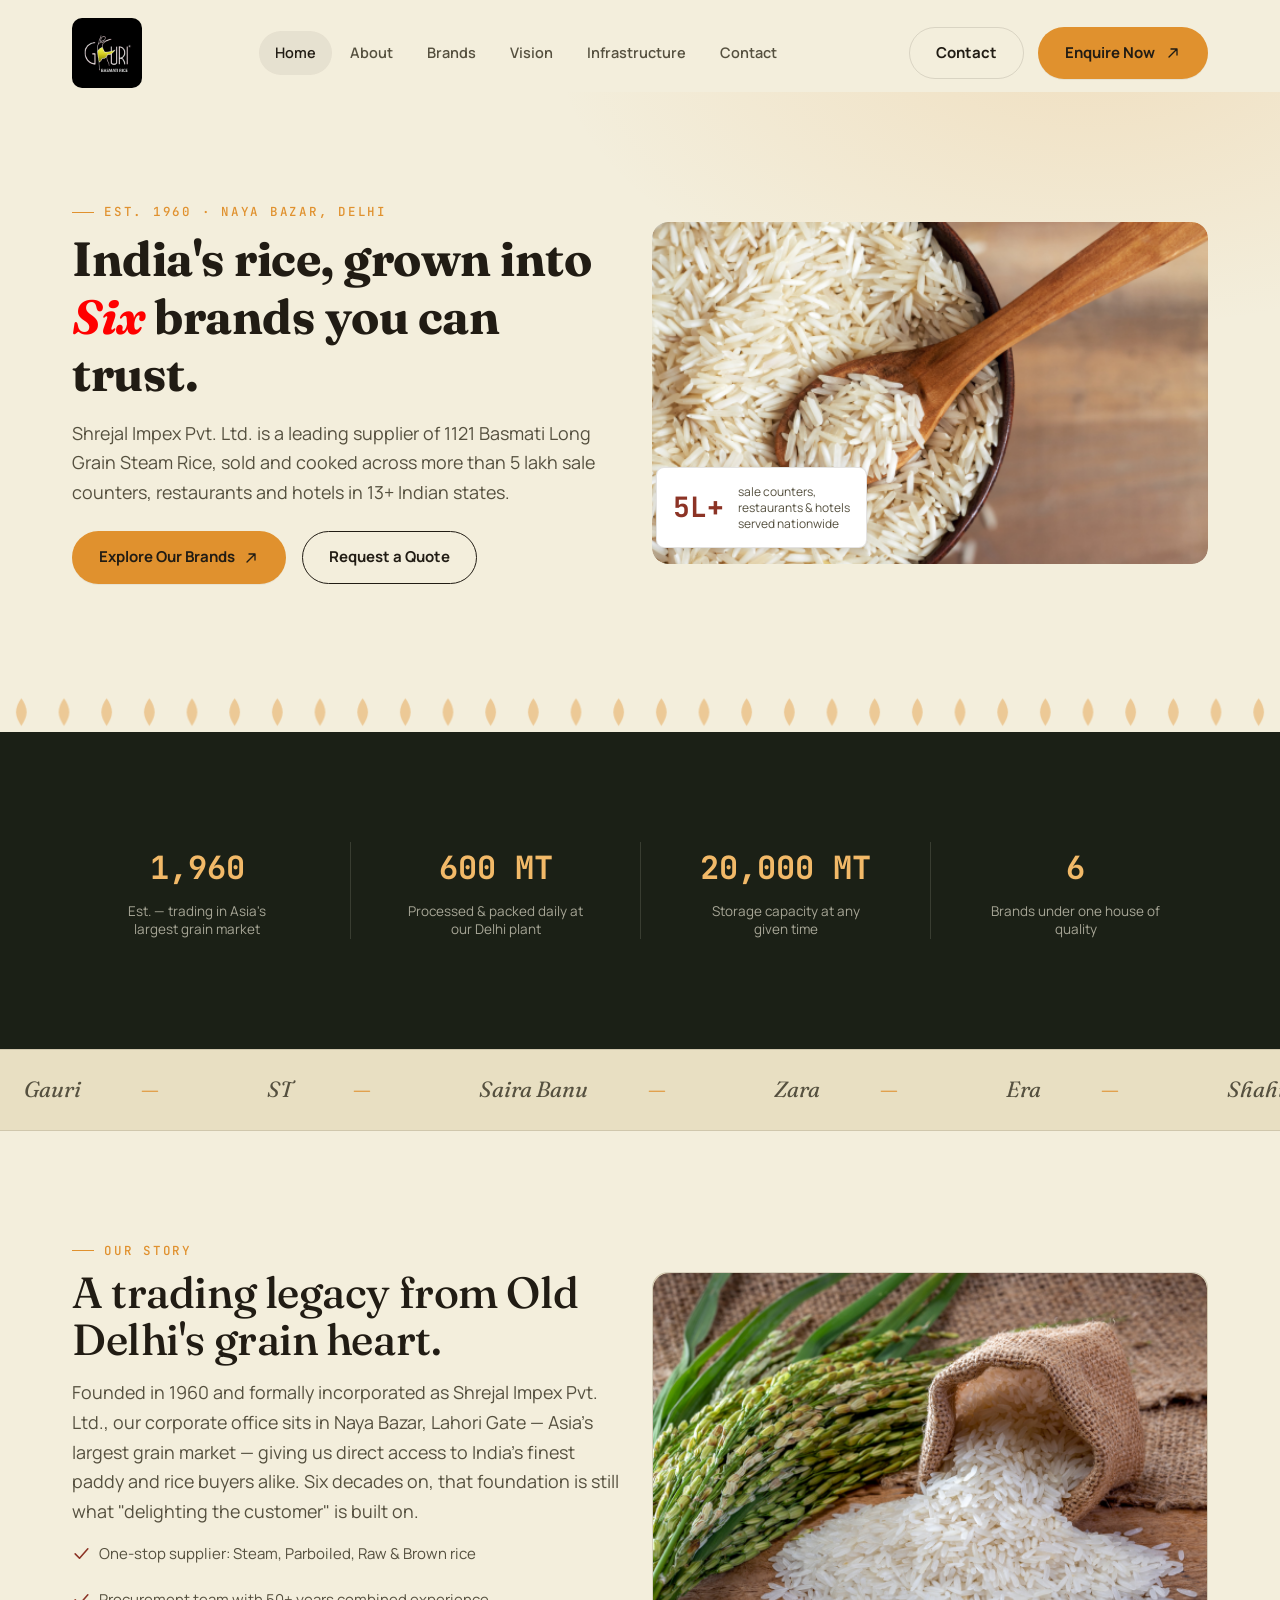
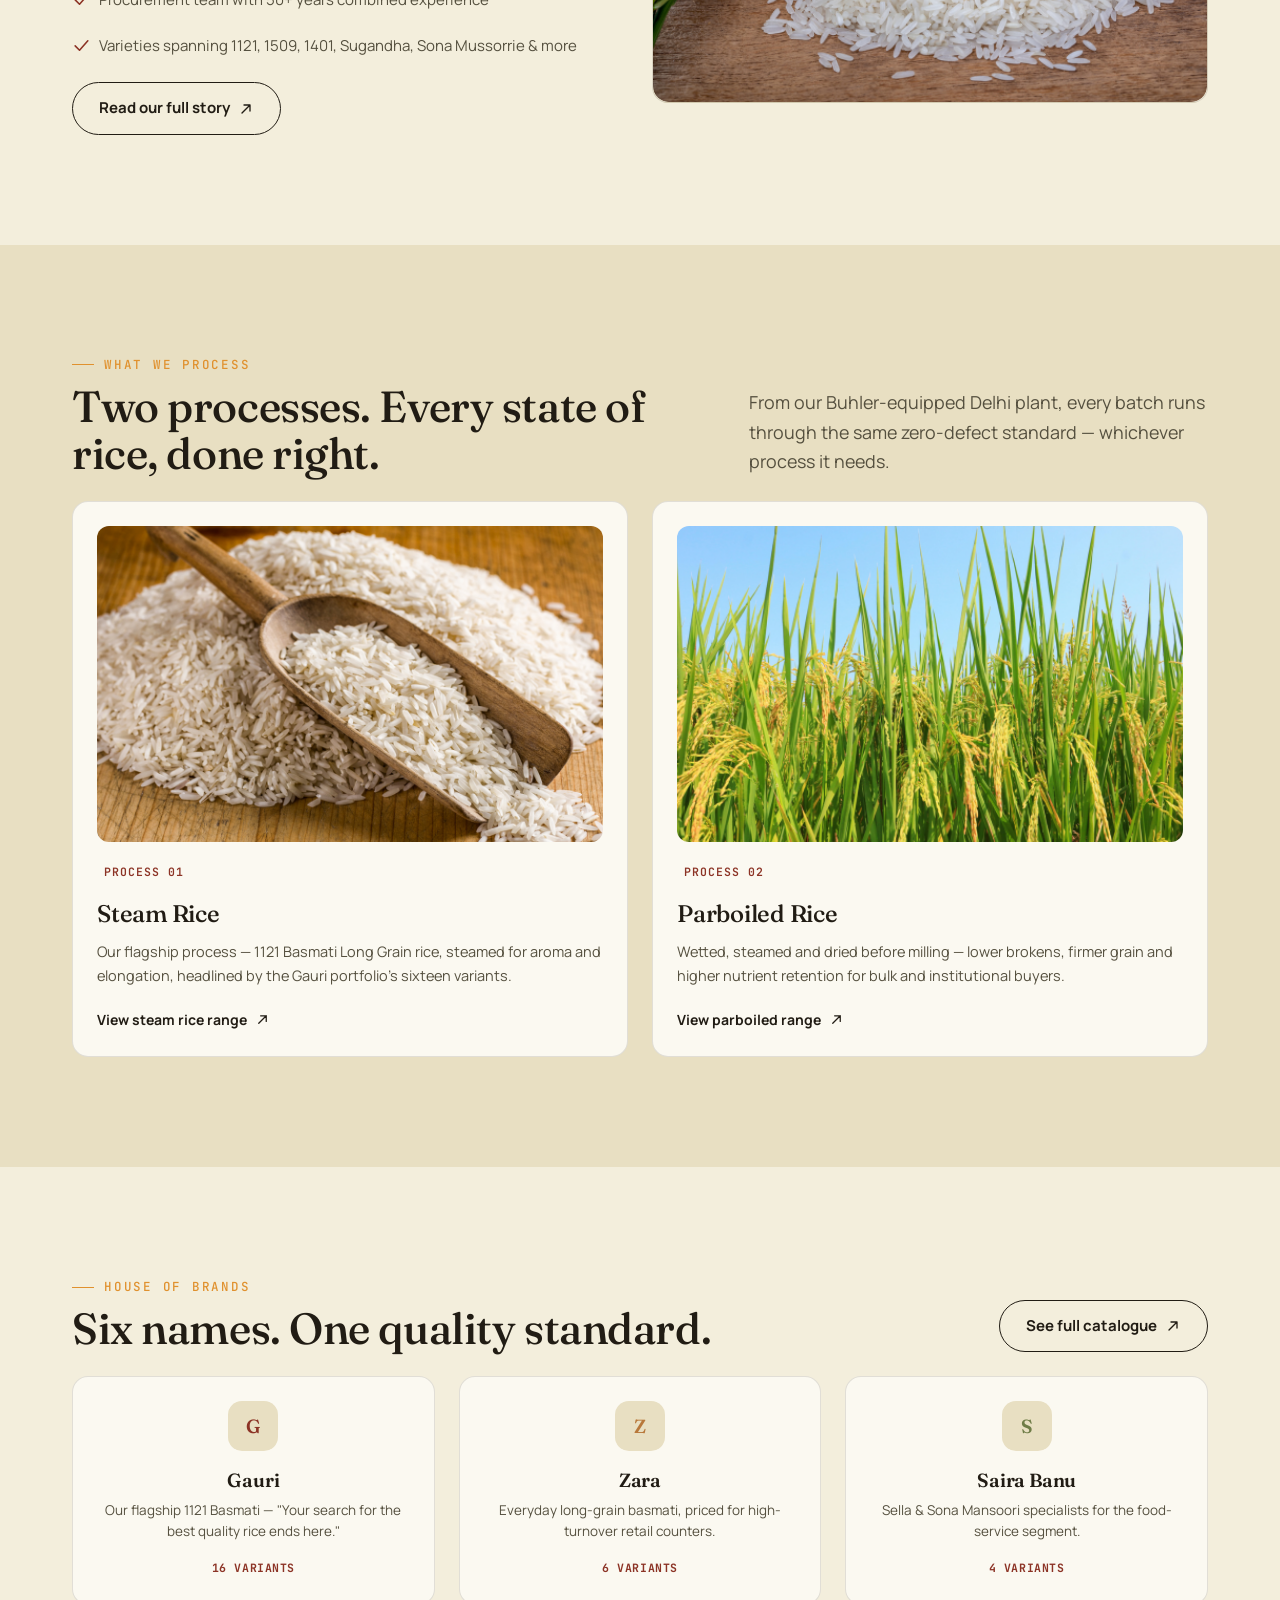
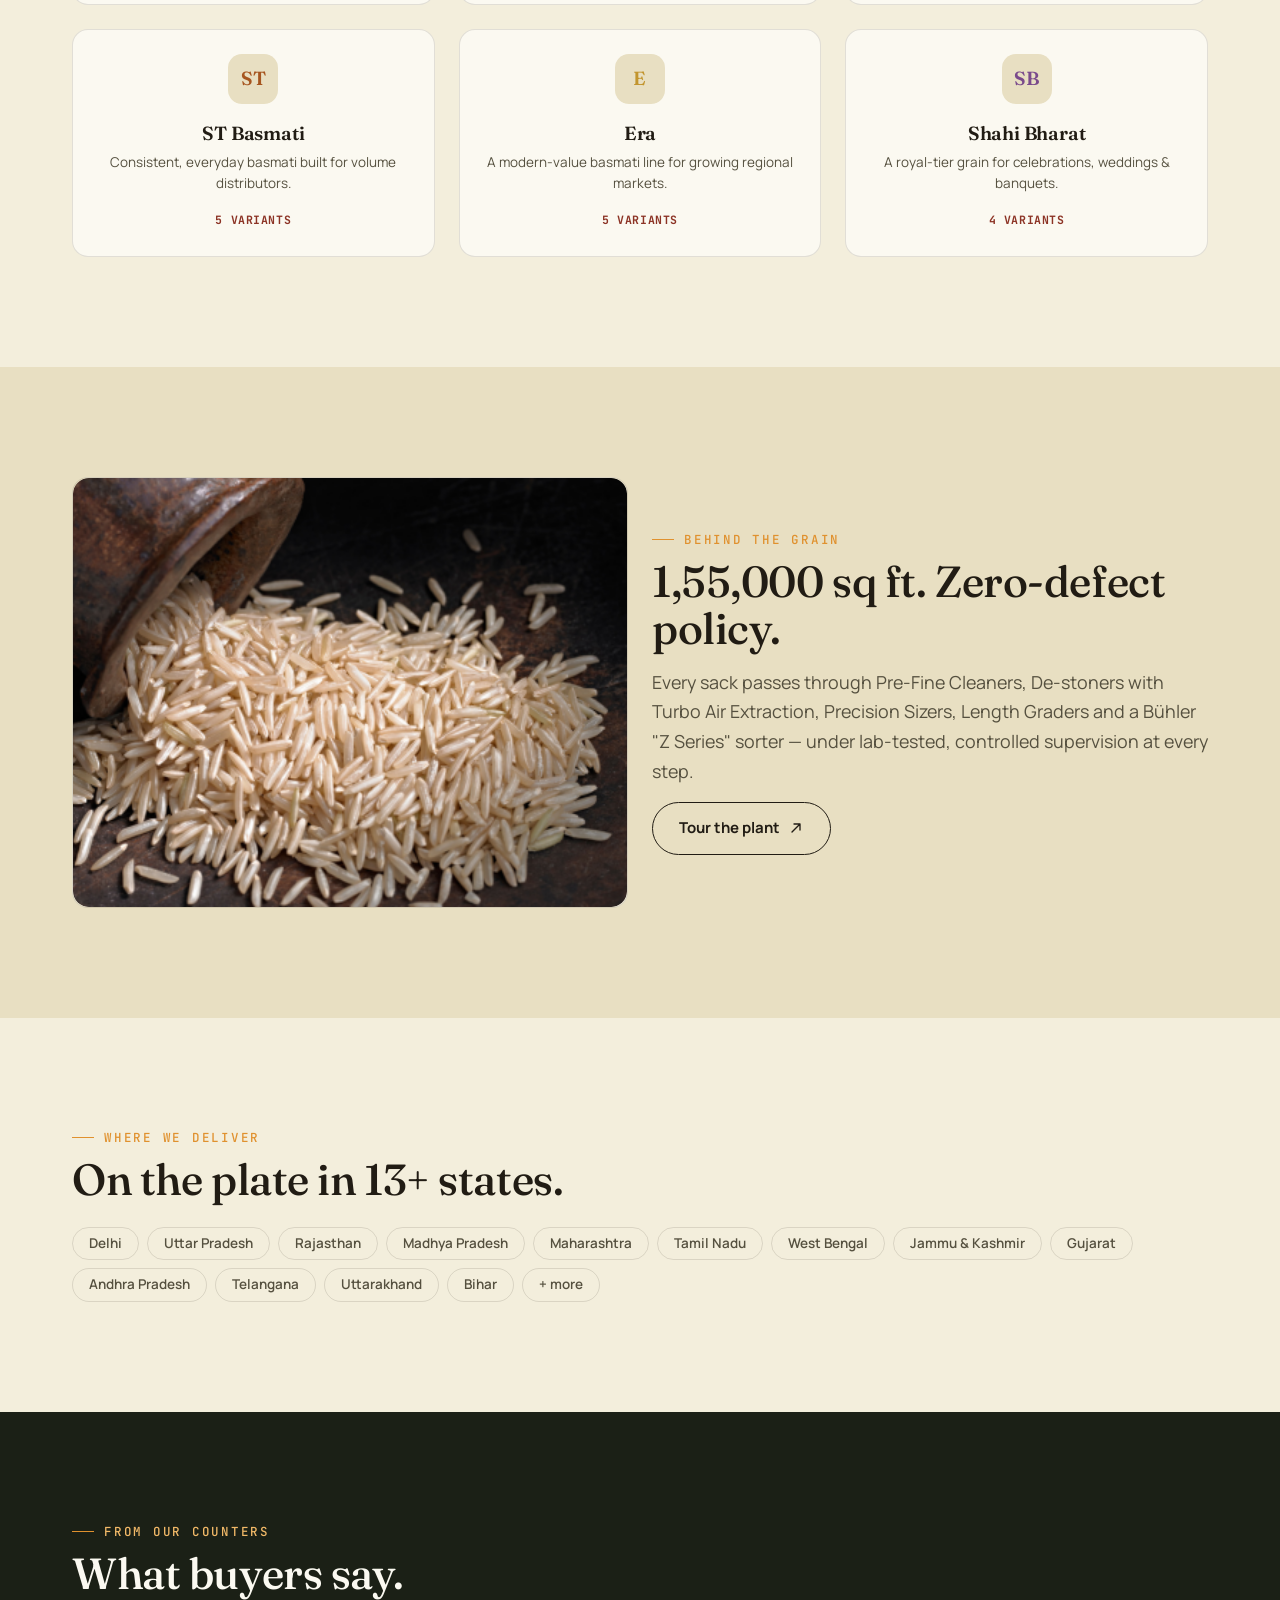
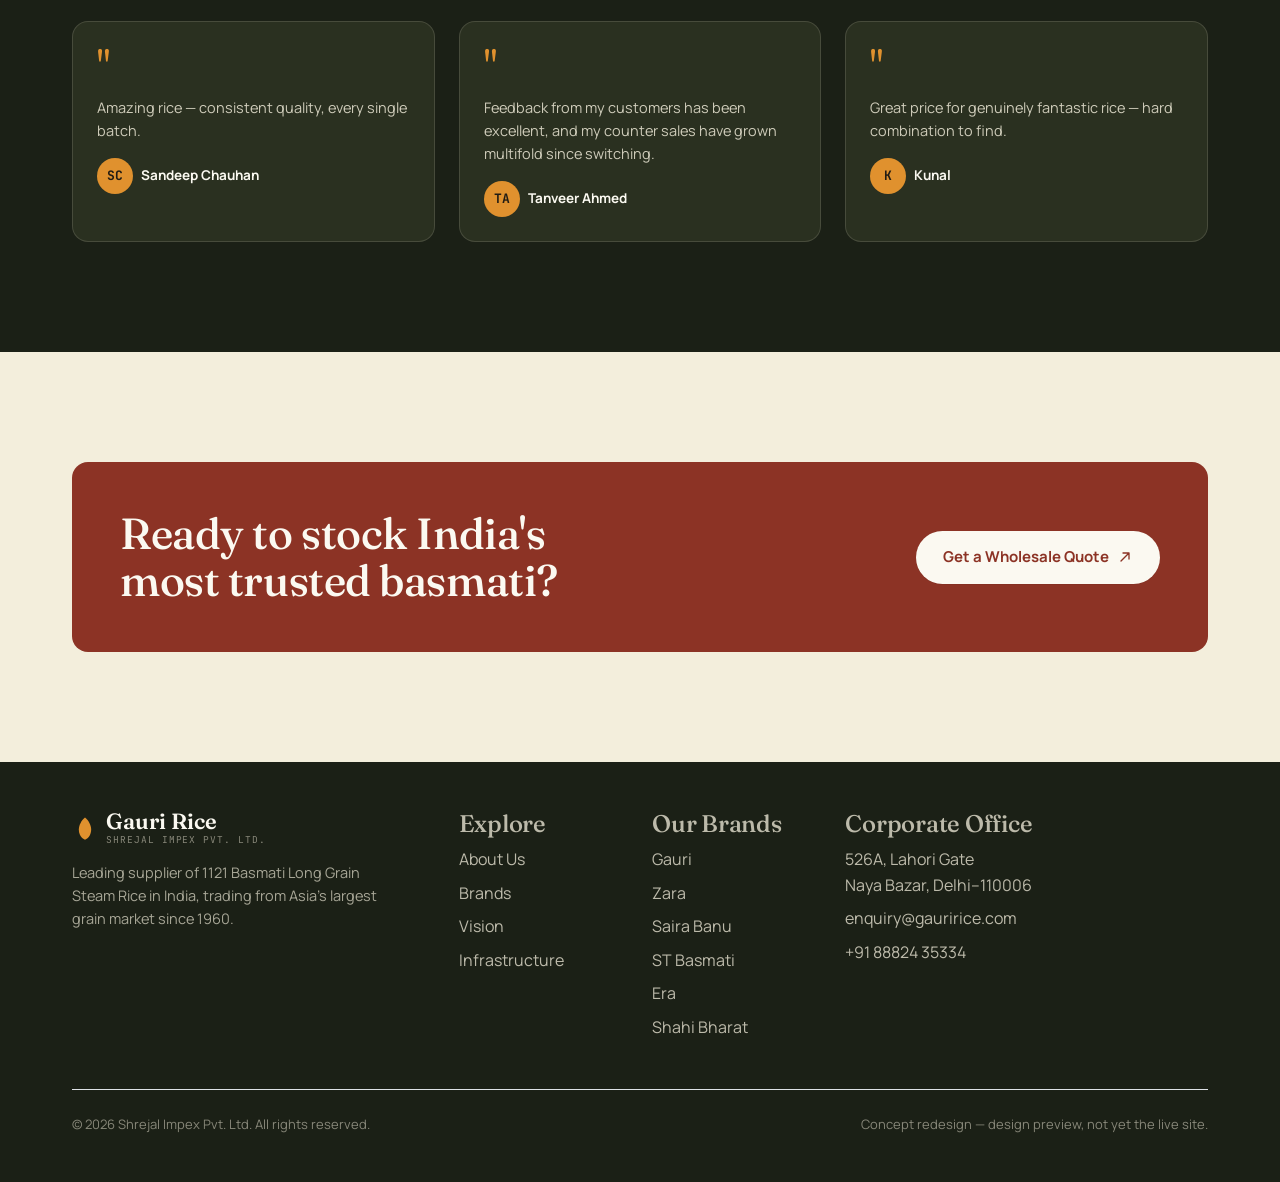
<file: index.html>
<!DOCTYPE html>
<html lang="en">

<head>
  <meta charset="UTF-8">
  <meta name="viewport" content="width=device-width, initial-scale=1.0">
  <title>Gauri Rice — Shrejal Impex Pvt. Ltd. | Premium Basmati Since 1960</title>
  <meta name="description"
    content="Shrejal Impex Pvt. Ltd. — leading supplier of 1121 Basmati Long Grain Steam Rice in India since 1960. Home of Gauri, ST, Saira Banu, Zara, Era &amp; Shahi Bharat.">
  <link rel="icon" href="./images/gauri rice logo.png" type="image/svg+xml">

  <!-- Bootstrap 5.3 -->
  <link rel="stylesheet" href="https://cdn.jsdelivr.net/npm/bootstrap@5.3.3/dist/css/bootstrap.min.css">

  <!-- Original brand styling kept for colors / type / decorative pieces
       (marquee, grain icons, stat counters, testimonial cards, etc.) -->
  <link rel="stylesheet" href="css/style.css">
  <link rel="stylesheet" href="css/components.css">

  <style>
    /* ---- Bootstrap ↔ brand-theme bridge ---- */
    /* Load order: bootstrap.min.css first, then style.css/components.css —
       so every design-system rule below (colors, .container, .btn, .section-pad,
       .site-header nav system, etc.) wins over Bootstrap's defaults on the
       properties it sets. Bootstrap is only supplying the *grid* (row/col),
       a few layout utilities (d-flex, gap, ratio) and responsive breakpoints
       for the sections below the header. */

    .img-cover {
      width: 100%;
      height: 100%;
      display: block;
      object-fit: cover;
      border-radius: inherit;
    }

    .grain-field,
    .figure-panel {
      overflow: hidden;
      border-radius: 16px;
    }

    .cat-media,
    .brand-media {
      width: 100%;
      aspect-ratio: 16/10;
      overflow: hidden;
      border-radius: 12px;
      margin-bottom: 16px;
    }

    .cat-media img,
    .brand-media img {
      width: 100%;
      height: 100%;
      object-fit: cover;
      display: block;
    }

    /* Card hover-lift, reused for cat/brand/testimonial cards */
    .lift-card {
      transition: transform .2s ease, box-shadow .2s ease;
    }

    .lift-card:hover {
      transform: translateY(-4px);
      box-shadow: 0 12px 28px rgba(0, 0, 0, .08);
    }

    .state-chip {
      display: inline-block;
    }

    /* body needs top padding to clear the fixed .site-header */
    body {
      padding-top: 92px;
    }
  </style>
</head>

<body>

  <!-- ================= HEADER ================= -->
  <!-- Original nav system kept as-is: .site-header is `position:fixed` with a
       scroll-triggered blur (main.js toggles .scrolled), and on screens under
       920px .nav-links becomes an off-canvas panel driven by #navToggle
       toggling .open on #navLinks (also in main.js). Bootstrap's navbar
       component doesn't match this CSS, so it's intentionally not used here. -->
  <header class="site-header">
    <div class="container nav-inner">
      <a href="index.html" class="brand-mark">
        <img src="./images/gauri rice logo.png" alt="" class="main-logo">
      </a>
      <nav class="nav-links" id="navLinks">
        <a href="index.html" class="active">Home</a>
        <a href="about.html">About</a>
        <a href="brands.html">Brands</a>
        <a href="vision.html">Vision</a>
        <a href="infrastructure.html">Infrastructure</a>
        <a href="contact.html">Contact</a>
      </nav>
      <div class="nav-cta">
        <a href="contact.html" class="btn btn-ghost">Contact</a>
        <a href="contact.html#enquiry" class="btn btn-primary">Enquire Now
          <svg viewBox="0 0 24 24" fill="none">
            <path d="M6 18L18 6M18 6H9M18 6V15" stroke="currentColor" stroke-width="2" stroke-linecap="round"
              stroke-linejoin="round" />
          </svg>
        </a>
        <button class="nav-toggle" id="navToggle" aria-label="Toggle menu"
          aria-expanded="false"><span></span><span></span><span></span></button>
      </div>
    </div>
  </header>

  <!-- ================= HERO ================= -->
  <section class="hero py-5">
    <div class="container">
      <div class="row align-items-center gy-5">
        <div class="col-lg-6 order-2 order-lg-1">
          <div class="eyebrow">Est. 1960 · Naya Bazar, Delhi</div>
          <h1 class="display-5 fw-bold mt-2">India's rice, grown into <em class="color-em">Six</em> brands you can trust.</h1>
          <p class="lede mt-3">Shrejal Impex Pvt. Ltd. is a leading supplier of 1121 Basmati Long Grain Steam Rice,
            sold and cooked across more than 5 lakh sale counters, restaurants and hotels in 13+ Indian states.</p>
          <div class="d-flex flex-column flex-sm-row gap-3 mt-4">
            <a href="brands.html"
              class="btn btn-primary btn-lg d-inline-flex align-items-center justify-content-center gap-2">
              Explore Our Brands
              <svg width="18" height="18" viewBox="0 0 24 24" fill="none">
                <path d="M6 18L18 6M18 6H9M18 6V15" stroke="currentColor" stroke-width="2" stroke-linecap="round"
                  stroke-linejoin="round" />
              </svg>
            </a>
            <a href="contact.html" class="btn btn-outline-dark btn-lg">Request a Quote</a>
          </div>
        </div>

        <div class="col-lg-6 order-1 order-lg-2 position-relative">
          <div class="grain-field position-relative">
            <img class="img-cover" src="./images/Rice-new.png" alt="Close-up macro shot of uncooked basmati rice grains"
              loading="eager">
          </div>
          <div class="hero-badge position-absolute bottom-0 start-0 m-3 p-3 bg-white rounded-3 shadow-sm">
            <span class="num d-block fs-3 fw-bold">5L+</span>
            <span class="lab small">sale counters, restaurants &amp; hotels served nationwide</span>
          </div>
        </div>
      </div>
    </div>
  </section>

  <!-- ================= GRAIN DIVIDER ================= -->
  <div class="grain-row" style="color:var(--saffron)">
    <svg viewBox="0 0 1200 36" preserveAspectRatio="none" xmlns="http://www.w3.org/2000/svg">
      <defs>
        <pattern id="gp1" width="40" height="36" patternUnits="userSpaceOnUse">
          <path d="M20 4c-3 4-5 9-5 13s2 8 5 13c3-5 5-9 5-13s-2-9-5-13z" fill="currentColor" opacity="0.4" />
        </pattern>
      </defs>
      <rect width="1200" height="36" fill="url(#gp1)" />
    </svg>
  </div>

  <!-- ================= STAT STRIP ================= -->
  <section class="stat-strip py-5">
    <div class="container">
      <div class="row gy-4 text-center">
        <div class="col-6 col-md-3 stat">
          <div class="figure fs-2 fw-bold"><span data-count="1960" data-suffix="">0</span></div>
          <div class="label small">Est. — trading in Asia's largest grain market</div>
        </div>
        <div class="col-6 col-md-3 stat">
          <div class="figure fs-2 fw-bold"><span data-count="600" data-suffix=" MT">0</span></div>
          <div class="label small">Processed &amp; packed daily at our Delhi plant</div>
        </div>
        <div class="col-6 col-md-3 stat">
          <div class="figure fs-2 fw-bold"><span data-count="20000" data-suffix=" MT">0</span></div>
          <div class="label small">Storage capacity at any given time</div>
        </div>
        <div class="col-6 col-md-3 stat">
          <div class="figure fs-2 fw-bold"><span data-count="6" data-suffix="">0</span></div>
          <div class="label small">Brands under one house of quality</div>
        </div>
      </div>
    </div>
  </section>

  <!-- ================= MARQUEE ================= -->
  <div class="marquee overflow-hidden">
    <div class="marquee-track d-flex">
      <span class="px-4">Gauri</span><span class="px-4">ST</span><span class="px-4">Saira Banu</span><span
        class="px-4">Zara</span><span class="px-4">Era</span><span class="px-4">Shahi Bharat</span>
      <span class="px-4">Gauri</span><span class="px-4">ST</span><span class="px-4">Saira Banu</span><span
        class="px-4">Zara</span><span class="px-4">Era</span><span class="px-4">Shahi Bharat</span>
    </div>
  </div>

  <!-- ================= ABOUT PREVIEW ================= -->
  <section class="section-pad py-5">
    <div class="container">
      <div class="row align-items-center gy-5">
        <div class="col-lg-6">
          <div class="eyebrow">Our story</div>
          <h2 class="mt-2">A trading legacy from Old Delhi's grain heart.</h2>
          <p class="lede mt-3">Founded in 1960 and formally incorporated as Shrejal Impex Pvt. Ltd., our corporate
            office sits in Naya Bazar, Lahori Gate — Asia's largest grain market — giving us direct access to India's
            finest paddy and rice buyers alike. Six decades on, that foundation is still what "delighting the
            customer" is built on.</p>
          <ul class="check-list list-unstyled mt-3">
            <li class="d-flex gap-2 mb-2"><svg width="20" height="20" viewBox="0 0 24 24" fill="none">
                <path d="M4 12.5L9.5 18L20 6" stroke="currentColor" stroke-width="2" stroke-linecap="round"
                  stroke-linejoin="round" />
              </svg> One-stop supplier: Steam, Parboiled, Raw &amp; Brown rice</li>
            <li class="d-flex gap-2 mb-2"><svg width="20" height="20" viewBox="0 0 24 24" fill="none">
                <path d="M4 12.5L9.5 18L20 6" stroke="currentColor" stroke-width="2" stroke-linecap="round"
                  stroke-linejoin="round" />
              </svg> Procurement team with 50+ years combined experience</li>
            <li class="d-flex gap-2 mb-2"><svg width="20" height="20" viewBox="0 0 24 24" fill="none">
                <path d="M4 12.5L9.5 18L20 6" stroke="currentColor" stroke-width="2" stroke-linecap="round"
                  stroke-linejoin="round" />
              </svg> Varieties spanning 1121, 1509, 1401, Sugandha, Sona Mussorrie &amp; more</li>
          </ul>
          <a href="about.html" class="btn btn-outline-dark mt-3 d-inline-flex align-items-center gap-2">
            Read our full story
            <svg width="16" height="16" viewBox="0 0 24 24" fill="none">
              <path d="M6 18L18 6M18 6H9M18 6V15" stroke="currentColor" stroke-width="2" stroke-linecap="round"
                stroke-linejoin="round" />
            </svg>
          </a>
        </div>
        <div class="col-lg-6">
          <div class="figure-panel ratio ratio-4x3">
            <img class="img-cover" src="./images/rice.png"
              alt="Old Delhi grain market where Shrejal Impex began trading in 1960" loading="lazy">
          </div>
        </div>
      </div>
    </div>
  </section>

  <!-- ================= CATEGORIES ================= -->
  <section class="section-pad py-5" style="background:var(--husk-deep)">
    <div class="container">
      <div class="row align-items-end gy-3 mb-4">
        <div class="col-lg-7">
          <div class="eyebrow">What we process</div>
          <h2 class="mt-2">Two processes. Every state of rice, done right.</h2>
        </div>
        <div class="col-lg-5">
          <p class="lede mb-0">From our Buhler-equipped Delhi plant, every batch runs through the same zero-defect
            standard — whichever process it needs.</p>
        </div>
      </div>

      <div class="row gy-4">
        <div class="col-md-6">
          <a href="brands.html#steam" class="cat-card lift-card d-block p-4 rounded-4 h-100 text-decoration-none">
            <div class="cat-media">
              <img src="./images/rice_2.png" alt="Steamed basmati rice grains" loading="lazy">
            </div>
            <span class="tag badge">Process 01</span>
            <h3 class="mt-3 h4">Steam Rice</h3>
            <p>Our flagship process — 1121 Basmati Long Grain rice, steamed for aroma and elongation, headlined by
              the Gauri portfolio's sixteen variants.</p>
            <span class="cat-link d-inline-flex align-items-center gap-2">View steam rice range
              <svg width="16" height="16" viewBox="0 0 24 24" fill="none">
                <path d="M6 18L18 6M18 6H9M18 6V15" stroke="currentColor" stroke-width="2" stroke-linecap="round"
                  stroke-linejoin="round" />
              </svg>
            </span>
          </a>
        </div>
        <div class="col-md-6">
          <a href="brands.html#parboiled" class="cat-card lift-card d-block p-4 rounded-4 h-100 text-decoration-none">
            <div class="cat-media">
              <img src="./images/Rice 3.png" alt="Parboiled rice grains" loading="lazy">
            </div>
            <span class="tag badge">Process 02</span>
            <h3 class="mt-3 h4">Parboiled Rice</h3>
            <p>Wetted, steamed and dried before milling — lower brokens, firmer grain and higher nutrient retention
              for bulk and institutional buyers.</p>
            <span class="cat-link d-inline-flex align-items-center gap-2">View parboiled range
              <svg width="16" height="16" viewBox="0 0 24 24" fill="none">
                <path d="M6 18L18 6M18 6H9M18 6V15" stroke="currentColor" stroke-width="2" stroke-linecap="round"
                  stroke-linejoin="round" />
              </svg>
            </span>
          </a>
        </div>
      </div>
    </div>
  </section>

  <!-- ================= BRANDS PREVIEW ================= -->
  <section class="section-pad py-5">
    <div class="container">
      <div class="row align-items-end gy-3 mb-4">
        <div class="col-lg-8">
          <div class="eyebrow">House of brands</div>
          <h2 class="mt-2">Six names. One quality standard.</h2>
        </div>
        <div class="col-lg-4 text-lg-end">
          <a href="brands.html" class="btn btn-outline-dark d-inline-flex align-items-center gap-2">
            See full catalogue
            <svg width="16" height="16" viewBox="0 0 24 24" fill="none">
              <path d="M6 18L18 6M18 6H9M18 6V15" stroke="currentColor" stroke-width="2" stroke-linecap="round"
                stroke-linejoin="round" />
            </svg>
          </a>
        </div>
      </div>

      <div class="row gy-4">
        <div class="col-6 col-md-4">
          <a href="brands.html#gauri"
            class="brand-card lift-card d-block p-4 rounded-4 h-100 text-decoration-none text-center">
            <div class="brand-mark-badge mx-auto" style="color:#8C3325">G</div>
            <h4 class="mt-3">Gauri</h4>
            <p class="small">Our flagship 1121 Basmati — "Your search for the best quality rice ends here."</p>
            <div class="variants badge">16 Variants</div>
          </a>
        </div>
        <div class="col-6 col-md-4">
          <a href="brands.html#zara"
            class="brand-card lift-card d-block p-4 rounded-4 h-100 text-decoration-none text-center">
            <div class="brand-mark-badge mx-auto" style="color:#B8783A">Z</div>
            <h4 class="mt-3">Zara</h4>
            <p class="small">Everyday long-grain basmati, priced for high-turnover retail counters.</p>
            <div class="variants badge">6 Variants</div>
          </a>
        </div>
        <div class="col-6 col-md-4">
          <a href="brands.html#saira"
            class="brand-card lift-card d-block p-4 rounded-4 h-100 text-decoration-none text-center">
            <div class="brand-mark-badge mx-auto" style="color:#6E7C46">S</div>
            <h4 class="mt-3">Saira Banu</h4>
            <p class="small">Sella &amp; Sona Mansoori specialists for the food-service segment.</p>
            <div class="variants badge">4 Variants</div>
          </a>
        </div>
        <div class="col-6 col-md-4">
          <a href="brands.html#st"
            class="brand-card lift-card d-block p-4 rounded-4 h-100 text-decoration-none text-center">
            <div class="brand-mark-badge mx-auto" style="color:#A6551F">ST</div>
            <h4 class="mt-3">ST Basmati</h4>
            <p class="small">Consistent, everyday basmati built for volume distributors.</p>
            <div class="variants badge">5 Variants</div>
          </a>
        </div>
        <div class="col-6 col-md-4">
          <a href="brands.html#era"
            class="brand-card lift-card d-block p-4 rounded-4 h-100 text-decoration-none text-center">
            <div class="brand-mark-badge mx-auto" style="color:#C2952E">E</div>
            <h4 class="mt-3">Era</h4>
            <p class="small">A modern-value basmati line for growing regional markets.</p>
            <div class="variants badge">5 Variants</div>
          </a>
        </div>
        <div class="col-6 col-md-4">
          <a href="brands.html#shahi"
            class="brand-card lift-card d-block p-4 rounded-4 h-100 text-decoration-none text-center">
            <div class="brand-mark-badge mx-auto" style="color:#7A4A8C">SB</div>
            <h4 class="mt-3">Shahi Bharat</h4>
            <p class="small">A royal-tier grain for celebrations, weddings &amp; banquets.</p>
            <div class="variants badge">4 Variants</div>
          </a>
        </div>
      </div>
    </div>
  </section>

  <!-- ================= INFRASTRUCTURE PREVIEW ================= -->
  <!-- ================= INFRASTRUCTURE PREVIEW ================= -->
  <section class="section-pad py-5" style="background:var(--husk-deep)">
    <div class="container">
      <div class="row align-items-center gy-5">
        <div class="col-lg-6">
          <div class="figure-panel ratio ratio-4x3">
            <img class="img-cover" src="./images/Rice 4.png"
              alt="Rice milling and sorting machinery at the Delhi processing plant" loading="lazy">
          </div>
        </div>
        <div class="col-lg-6">
          <div class="eyebrow">Behind the grain</div>
          <h2 class="mt-2">1,55,000 sq ft. Zero-defect policy.</h2>
          <p class="lede mt-3">Every sack passes through Pre-Fine Cleaners, De-stoners with Turbo Air Extraction,
            Precision Sizers, Length Graders and a Bühler "Z Series" sorter — under lab-tested, controlled
            supervision at every step.</p>
          <a href="infrastructure.html" class="btn btn-outline-dark mt-3 d-inline-flex align-items-center gap-2">
            Tour the plant
            <svg width="16" height="16" viewBox="0 0 24 24" fill="none">
              <path d="M6 18L18 6M18 6H9M18 6V15" stroke="currentColor" stroke-width="2" stroke-linecap="round"
                stroke-linejoin="round" />
            </svg>
          </a>
        </div>
      </div>
    </div>
  </section>

  <!-- ================= DISTRIBUTION ================= -->
  <section class="section-pad py-5">
    <div class="container">
      <div class="row mb-4">
        <div class="col-12">
          <div class="eyebrow">Where we deliver</div>
          <h2 class="mt-2">On the plate in 13+ states.</h2>
        </div>
      </div>
      <div class="state-cloud d-flex flex-wrap gap-2">
        <span class="state-chip badge">Delhi</span><span class="state-chip badge">Uttar Pradesh</span><span
          class="state-chip badge">Rajasthan</span>
        <span class="state-chip badge">Madhya Pradesh</span><span class="state-chip badge">Maharashtra</span><span
          class="state-chip badge">Tamil Nadu</span>
        <span class="state-chip badge">West Bengal</span><span class="state-chip badge">Jammu &amp; Kashmir</span><span
          class="state-chip badge">Gujarat</span>
        <span class="state-chip badge">Andhra Pradesh</span><span class="state-chip badge">Telangana</span><span
          class="state-chip badge">Uttarakhand</span>
        <span class="state-chip badge">Bihar</span><span class="state-chip badge">+ more</span>
      </div>
    </div>
  </section>

  <!-- ================= TESTIMONIALS ================= -->
  <section class="section-pad dark py-5">
    <div class="container">
      <div class="row mb-4">
        <div class="col-12">
          <div class="eyebrow">From our counters</div>
          <h2 class="mt-2">What buyers say.</h2>
        </div>
      </div>
      <div class="row gy-4">
        <div class="col-md-4">
          <div class="testi-card lift-card p-4 rounded-4 h-100">
            <span class="quote-mark fs-1 d-block">"</span>
            <p>Amazing rice — consistent quality, every single batch.</p>
            <div class="who d-flex align-items-center gap-2 mt-3">
              <div class="avatar">SC</div><span>Sandeep Chauhan</span>
            </div>
          </div>
        </div>
        <div class="col-md-4">
          <div class="testi-card lift-card p-4 rounded-4 h-100">
            <span class="quote-mark fs-1 d-block">"</span>
            <p>Feedback from my customers has been excellent, and my counter sales have grown multifold since
              switching.</p>
            <div class="who d-flex align-items-center gap-2 mt-3">
              <div class="avatar">TA</div><span>Tanveer Ahmed</span>
            </div>
          </div>
        </div>
        <div class="col-md-4">
          <div class="testi-card lift-card p-4 rounded-4 h-100">
            <span class="quote-mark fs-1 d-block">"</span>
            <p>Great price for genuinely fantastic rice — hard combination to find.</p>
            <div class="who d-flex align-items-center gap-2 mt-3">
              <div class="avatar">K</div><span>Kunal</span>
            </div>
          </div>
        </div>
      </div>
    </div>
  </section>

  <!-- ================= CTA ================= -->
  <section class="section-pad py-5">
    <div class="container">
      <div
        class="cta-band rounded-4 p-4 p-md-5 d-flex flex-column flex-md-row align-items-center justify-content-between gap-3 text-center text-md-start">
        <h2 class="mb-0">Ready to stock India's most trusted basmati?</h2>
        <a href="contact.html#enquiry"
          class="btn btn-primary btn-lg d-inline-flex align-items-center gap-2 flex-shrink-0">
          Get a Wholesale Quote
          <svg width="18" height="18" viewBox="0 0 24 24" fill="none">
            <path d="M6 18L18 6M18 6H9M18 6V15" stroke="currentColor" stroke-width="2" stroke-linecap="round"
              stroke-linejoin="round" />
          </svg>
        </a>
      </div>
    </div>
  </section>

  <!-- ================= FOOTER ================= -->
  <footer class="site-footer py-5">
    <div class="container">
      <div class="row gy-4">
        <div class="col-12 col-md-6 col-lg-4 footer-brand">
          <a href="index.html" class="brand-mark d-flex align-items-center gap-2" style="color:var(--cream)">
            <svg class="grain-icon" width="24" height="24" viewBox="0 0 24 24" fill="none"
              xmlns="http://www.w3.org/2000/svg" aria-hidden="true">
              <path
                d="M12 2.2C8.5 5 6.3 9.6 6.3 13.4c0 4.6 2.4 8.1 5.7 9.4 3.3-1.3 5.7-4.8 5.7-9.4 0-3.8-2.2-8.4-5.7-11.2Z"
                fill="var(--saffron)" />
            </svg>
            <span>Gauri Rice<small class="d-block" style="color:rgba(243,238,220,0.5)">Shrejal Impex Pvt.
                Ltd.</small></span>
          </a>
          <p class="mt-3">Leading supplier of 1121 Basmati Long Grain Steam Rice in India, trading from Asia's
            largest grain market since 1960.</p>
        </div>
        <div class="col-6 col-md-3 col-lg-2">
          <h4>Explore</h4>
          <div class="d-flex flex-column gap-2 mt-2">
            <a href="about.html">About Us</a>
            <a href="brands.html">Brands</a>
            <a href="vision.html">Vision</a>
            <a href="infrastructure.html">Infrastructure</a>
          </div>
        </div>
        <div class="col-6 col-md-3 col-lg-2">
          <h4>Our Brands</h4>
          <div class="d-flex flex-column gap-2 mt-2">
            <a href="brands.html#gauri">Gauri</a>
            <a href="brands.html#zara">Zara</a>
            <a href="brands.html#saira">Saira Banu</a>
            <a href="brands.html#st">ST Basmati</a>
            <a href="brands.html#era">Era</a>
            <a href="brands.html#shahi">Shahi Bharat</a>
          </div>
        </div>
        <div class="col-12 col-md-6 col-lg-4">
          <h4>Corporate Office</h4>
          <div class="d-flex flex-column gap-2 mt-2">
            <a href="https://maps.google.com/?q=526A+Lahori+Gate+Naya+Bazar+Delhi+110006" target="_blank"
              rel="noopener">526A, Lahori Gate<br>Naya Bazar, Delhi–110006</a>
            <a href="mailto:enquiry@gauririce.com">enquiry@gauririce.com</a>
            <a href="tel:+918882435334">+91 88824 35334</a>
          </div>
        </div>
      </div>
      <div
        class="footer-bottom d-flex flex-column flex-sm-row justify-content-between align-items-center gap-2 mt-5 pt-4 border-top">
        <span>© <span data-year></span> Shrejal Impex Pvt. Ltd. All rights reserved.</span>
        <span>Concept redesign — design preview, not yet the live site.</span>
      </div>
    </div>
  </footer>

  <script src="js/main.js"></script>
</body>

</html>
</file>
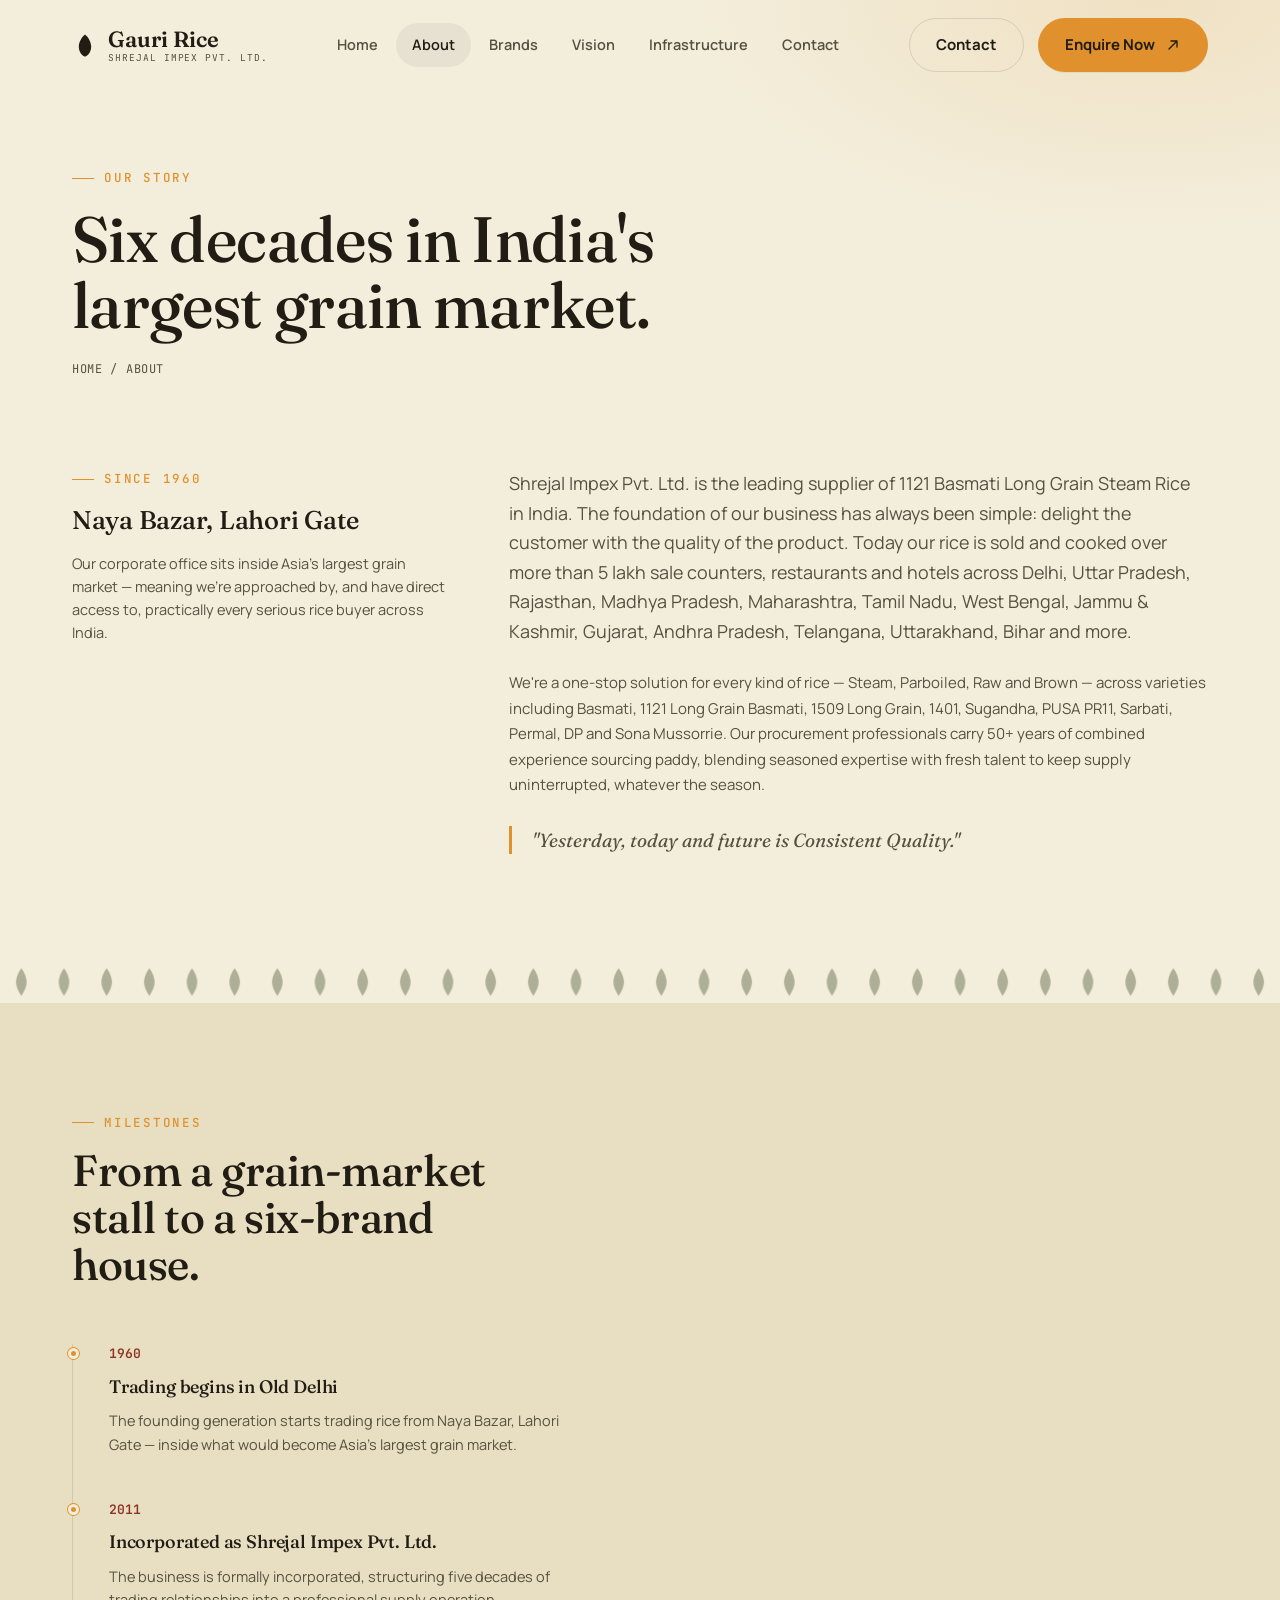
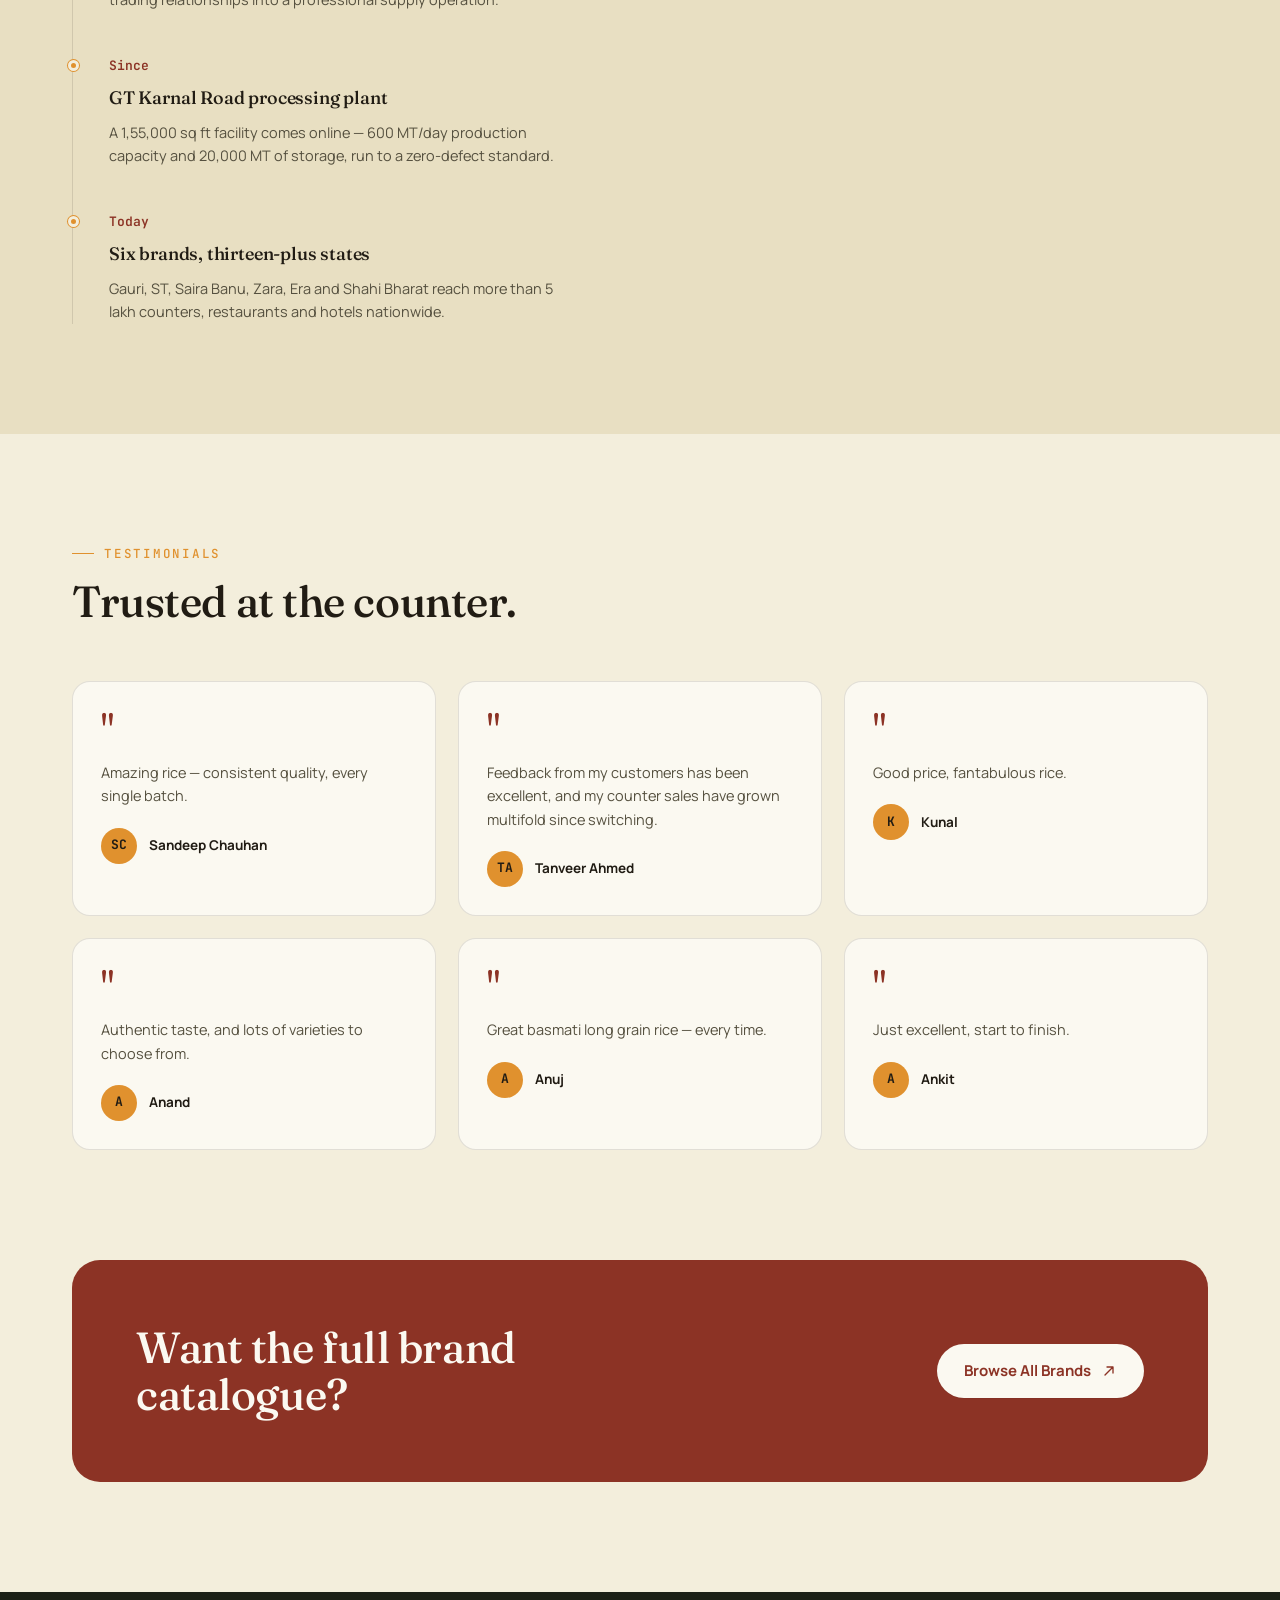
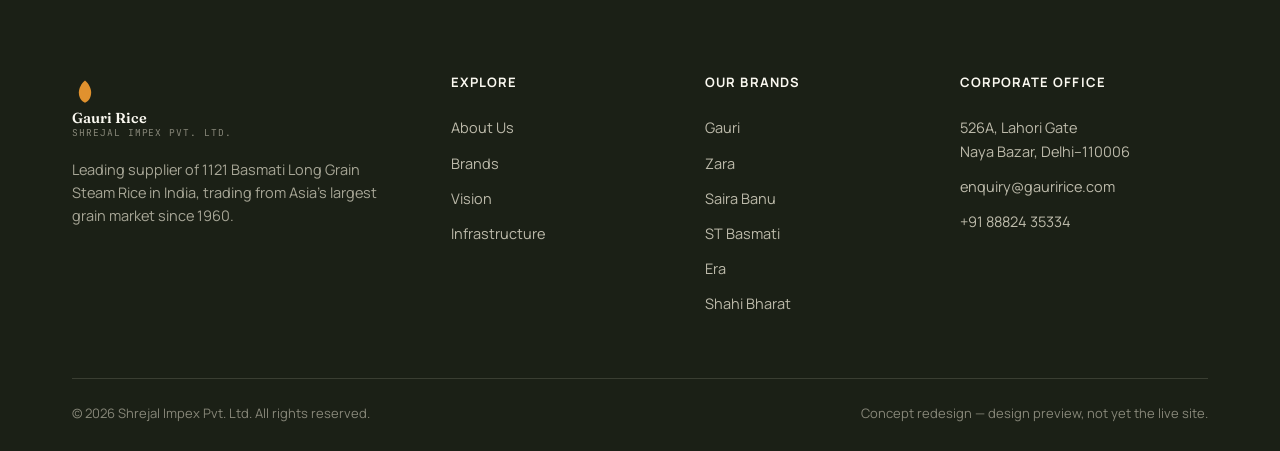
<file: about.html>
<!DOCTYPE html>
<html lang="en">
<head>
<meta charset="UTF-8">
<meta name="viewport" content="width=device-width, initial-scale=1.0">
<title>About Us — Gauri Rice | Shrejal Impex Pvt. Ltd.</title>
<meta name="description" content="Since 1960, Shrejal Impex Pvt. Ltd. has traded from Asia's largest grain market in Delhi — today a one-stop supplier of Steam, Parboiled, Raw &amp; Brown rice.">
<link rel="icon" href="assets/svg/favicon.svg" type="image/svg+xml">
<link rel="stylesheet" href="css/style.css">
<link rel="stylesheet" href="css/components.css">
</head>
<body>

<header class="site-header">
  <div class="container nav-inner">
    <a href="index.html" class="brand-mark">
      <svg class="grain-icon" viewBox="0 0 24 24" fill="none" xmlns="http://www.w3.org/2000/svg" aria-hidden="true">
        <path d="M12 2.2C8.5 5 6.3 9.6 6.3 13.4c0 4.6 2.4 8.1 5.7 9.4 3.3-1.3 5.7-4.8 5.7-9.4 0-3.8-2.2-8.4-5.7-11.2Z" fill="currentColor"/>
      </svg>
      <span>Gauri Rice<small>Shrejal Impex Pvt. Ltd.</small></span>
    </a>
    <nav class="nav-links" id="navLinks">
      <a href="index.html">Home</a>
      <a href="about.html" class="active">About</a>
      <a href="brands.html">Brands</a>
      <a href="vision.html">Vision</a>
      <a href="infrastructure.html">Infrastructure</a>
      <a href="contact.html">Contact</a>
    </nav>
    <div class="nav-cta">
      <a href="contact.html" class="btn btn-ghost">Contact</a>
      <a href="contact.html#enquiry" class="btn btn-primary">Enquire Now
        <svg viewBox="0 0 24 24" fill="none"><path d="M6 18L18 6M18 6H9M18 6V15" stroke="currentColor" stroke-width="2" stroke-linecap="round" stroke-linejoin="round"/></svg>
      </a>
      <button class="nav-toggle" id="navToggle" aria-label="Toggle menu" aria-expanded="false"><span></span><span></span><span></span></button>
    </div>
  </div>
</header>

<section class="page-hero" style="background:radial-gradient(ellipse 800px 400px at 90% 0%, rgba(224,145,46,0.14), transparent 60%);">
  <div class="container">
    <div class="eyebrow">Our story</div>
    <h1>Six decades in India's<br>largest grain market.</h1>
    <div class="crumbs"><a href="index.html">Home</a><span>/</span><span>About</span></div>
  </div>
</section>

<section class="section-pad" style="padding-top:20px">
  <div class="container two-col-text">
    <div class="reveal">
      <div class="eyebrow">Since 1960</div>
      <h3 class="mt-16">Naya Bazar, Lahori Gate</h3>
      <p class="mt-16" style="color:var(--ink-soft);font-size:14.5px;">Our corporate office sits inside Asia's largest grain market — meaning we're approached by, and have direct access to, practically every serious rice buyer across India.</p>
    </div>
    <div class="reveal">
      <p class="lede" style="max-width:none;">Shrejal Impex Pvt. Ltd. is the leading supplier of 1121 Basmati Long Grain Steam Rice in India. The foundation of our business has always been simple: delight the customer with the quality of the product. Today our rice is sold and cooked over more than 5 lakh sale counters, restaurants and hotels across Delhi, Uttar Pradesh, Rajasthan, Madhya Pradesh, Maharashtra, Tamil Nadu, West Bengal, Jammu &amp; Kashmir, Gujarat, Andhra Pradesh, Telangana, Uttarakhand, Bihar and more.</p>
      <p class="mt-24" style="color:var(--ink-soft);font-size:15px;line-height:1.7;">We're a one-stop solution for every kind of rice — Steam, Parboiled, Raw and Brown — across varieties including Basmati, 1121 Long Grain Basmati, 1509 Long Grain, 1401, Sugandha, PUSA PR11, Sarbati, Permal, DP and Sona Mussorrie. Our procurement professionals carry 50+ years of combined experience sourcing paddy, blending seasoned expertise with fresh talent to keep supply uninterrupted, whatever the season.</p>
      <div class="quality-note">
        <p>"Yesterday, today and future is Consistent Quality."</p>
      </div>
    </div>
  </div>
</section>

<div class="grain-row" style="color:var(--paddy)">
  <svg viewBox="0 0 1200 36" preserveAspectRatio="none" xmlns="http://www.w3.org/2000/svg">
    <defs><pattern id="gp2" width="40" height="36" patternUnits="userSpaceOnUse">
      <path d="M20 4c-3 4-5 9-5 13s2 8 5 13c3-5 5-9 5-13s-2-9-5-13z" fill="currentColor" opacity="0.4"/>
    </pattern></defs>
    <rect width="1200" height="36" fill="url(#gp2)"/>
  </svg>
</div>

<section class="section-pad" style="background:var(--husk-deep)">
  <div class="container">
    <div class="section-head reveal">
      <div><div class="eyebrow">Milestones</div><h2>From a grain-market stall to a six-brand house.</h2></div>
    </div>
    <div class="timeline reveal">
      <div class="timeline-item">
        <div class="yr">1960</div>
        <h4>Trading begins in Old Delhi</h4>
        <p>The founding generation starts trading rice from Naya Bazar, Lahori Gate — inside what would become Asia's largest grain market.</p>
      </div>
      <div class="timeline-item">
        <div class="yr">2011</div>
        <h4>Incorporated as Shrejal Impex Pvt. Ltd.</h4>
        <p>The business is formally incorporated, structuring five decades of trading relationships into a professional supply operation.</p>
      </div>
      <div class="timeline-item">
        <div class="yr">Since</div>
        <h4>GT Karnal Road processing plant</h4>
        <p>A 1,55,000 sq ft facility comes online — 600 MT/day production capacity and 20,000 MT of storage, run to a zero-defect standard.</p>
      </div>
      <div class="timeline-item">
        <div class="yr">Today</div>
        <h4>Six brands, thirteen-plus states</h4>
        <p>Gauri, ST, Saira Banu, Zara, Era and Shahi Bharat reach more than 5 lakh counters, restaurants and hotels nationwide.</p>
      </div>
    </div>
  </div>
</section>

<section class="section-pad">
  <div class="container">
    <div class="section-head reveal">
      <div><div class="eyebrow">Testimonials</div><h2>Trusted at the counter.</h2></div>
    </div>
    <div class="testi-grid reveal-stagger" style="grid-template-columns:repeat(3,1fr);">
      <div class="testi-card" style="background:var(--cream);border-color:var(--line)">
        <span class="quote-mark" style="color:var(--sindoor)">"</span>
        <p style="color:var(--ink-soft)">Amazing rice — consistent quality, every single batch.</p>
        <div class="who"><div class="avatar">SC</div><span style="color:var(--ink)">Sandeep Chauhan</span></div>
      </div>
      <div class="testi-card" style="background:var(--cream);border-color:var(--line)">
        <span class="quote-mark" style="color:var(--sindoor)">"</span>
        <p style="color:var(--ink-soft)">Feedback from my customers has been excellent, and my counter sales have grown multifold since switching.</p>
        <div class="who"><div class="avatar">TA</div><span style="color:var(--ink)">Tanveer Ahmed</span></div>
      </div>
      <div class="testi-card" style="background:var(--cream);border-color:var(--line)">
        <span class="quote-mark" style="color:var(--sindoor)">"</span>
        <p style="color:var(--ink-soft)">Good price, fantabulous rice.</p>
        <div class="who"><div class="avatar">K</div><span style="color:var(--ink)">Kunal</span></div>
      </div>
      <div class="testi-card" style="background:var(--cream);border-color:var(--line)">
        <span class="quote-mark" style="color:var(--sindoor)">"</span>
        <p style="color:var(--ink-soft)">Authentic taste, and lots of varieties to choose from.</p>
        <div class="who"><div class="avatar">A</div><span style="color:var(--ink)">Anand</span></div>
      </div>
      <div class="testi-card" style="background:var(--cream);border-color:var(--line)">
        <span class="quote-mark" style="color:var(--sindoor)">"</span>
        <p style="color:var(--ink-soft)">Great basmati long grain rice — every time.</p>
        <div class="who"><div class="avatar">A</div><span style="color:var(--ink)">Anuj</span></div>
      </div>
      <div class="testi-card" style="background:var(--cream);border-color:var(--line)">
        <span class="quote-mark" style="color:var(--sindoor)">"</span>
        <p style="color:var(--ink-soft)">Just excellent, start to finish.</p>
        <div class="who"><div class="avatar">A</div><span style="color:var(--ink)">Ankit</span></div>
      </div>
    </div>
  </div>
</section>

<section class="section-pad" style="padding-top:0">
  <div class="container">
    <div class="cta-band reveal">
      <h2>Want the full brand catalogue?</h2>
      <a href="brands.html" class="btn btn-primary">Browse All Brands
        <svg viewBox="0 0 24 24" fill="none"><path d="M6 18L18 6M18 6H9M18 6V15" stroke="currentColor" stroke-width="2" stroke-linecap="round" stroke-linejoin="round"/></svg>
      </a>
    </div>
  </div>
</section>

<footer class="site-footer">
  <div class="container">
    <div class="footer-grid">
      <div class="footer-brand">
        <a href="index.html" class="brand-mark" style="color:var(--cream)">
          <svg class="grain-icon" viewBox="0 0 24 24" fill="none" xmlns="http://www.w3.org/2000/svg" aria-hidden="true">
            <path d="M12 2.2C8.5 5 6.3 9.6 6.3 13.4c0 4.6 2.4 8.1 5.7 9.4 3.3-1.3 5.7-4.8 5.7-9.4 0-3.8-2.2-8.4-5.7-11.2Z" fill="var(--saffron)"/>
          </svg>
          <span>Gauri Rice<small style="color:rgba(243,238,220,0.5)">Shrejal Impex Pvt. Ltd.</small></span>
        </a>
        <p>Leading supplier of 1121 Basmati Long Grain Steam Rice in India, trading from Asia's largest grain market since 1960.</p>
      </div>
      <div><h4>Explore</h4>
        <a href="about.html">About Us</a>
        <a href="brands.html">Brands</a>
        <a href="vision.html">Vision</a>
        <a href="infrastructure.html">Infrastructure</a>
      </div>
      <div><h4>Our Brands</h4>
        <a href="brands.html#gauri">Gauri</a>
        <a href="brands.html#zara">Zara</a>
        <a href="brands.html#saira">Saira Banu</a>
        <a href="brands.html#st">ST Basmati</a>
        <a href="brands.html#era">Era</a>
        <a href="brands.html#shahi">Shahi Bharat</a>
      </div>
      <div><h4>Corporate Office</h4>
        <a href="https://maps.google.com/?q=526A+Lahori+Gate+Naya+Bazar+Delhi+110006" target="_blank" rel="noopener">526A, Lahori Gate<br>Naya Bazar, Delhi–110006</a>
        <a href="mailto:enquiry@gauririce.com">enquiry@gauririce.com</a>
        <a href="tel:+918882435334">+91 88824 35334</a>
      </div>
    </div>
    <div class="footer-bottom">
      <span>© <span data-year></span> Shrejal Impex Pvt. Ltd. All rights reserved.</span>
      <span>Concept redesign — design preview, not yet the live site.</span>
    </div>
  </div>
</footer>

<script src="js/main.js"></script>
</body>
</html>
</file>
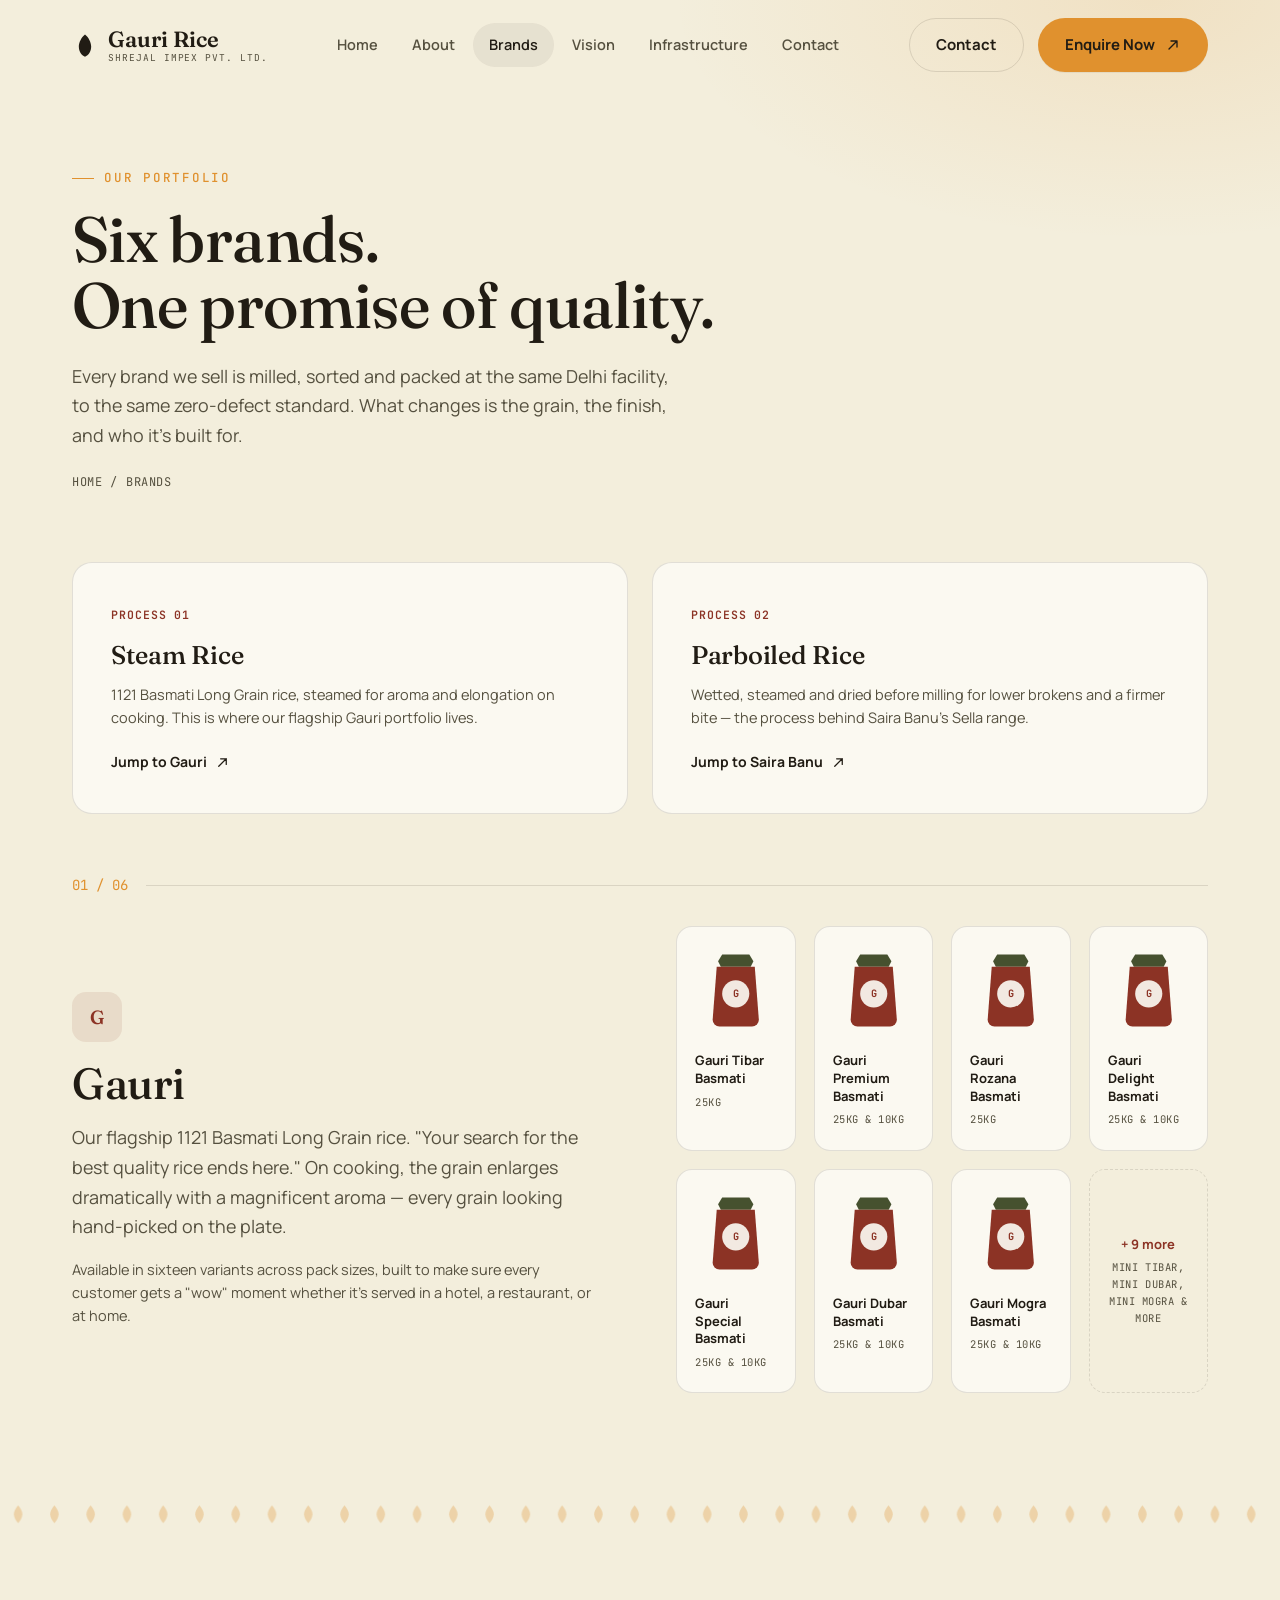
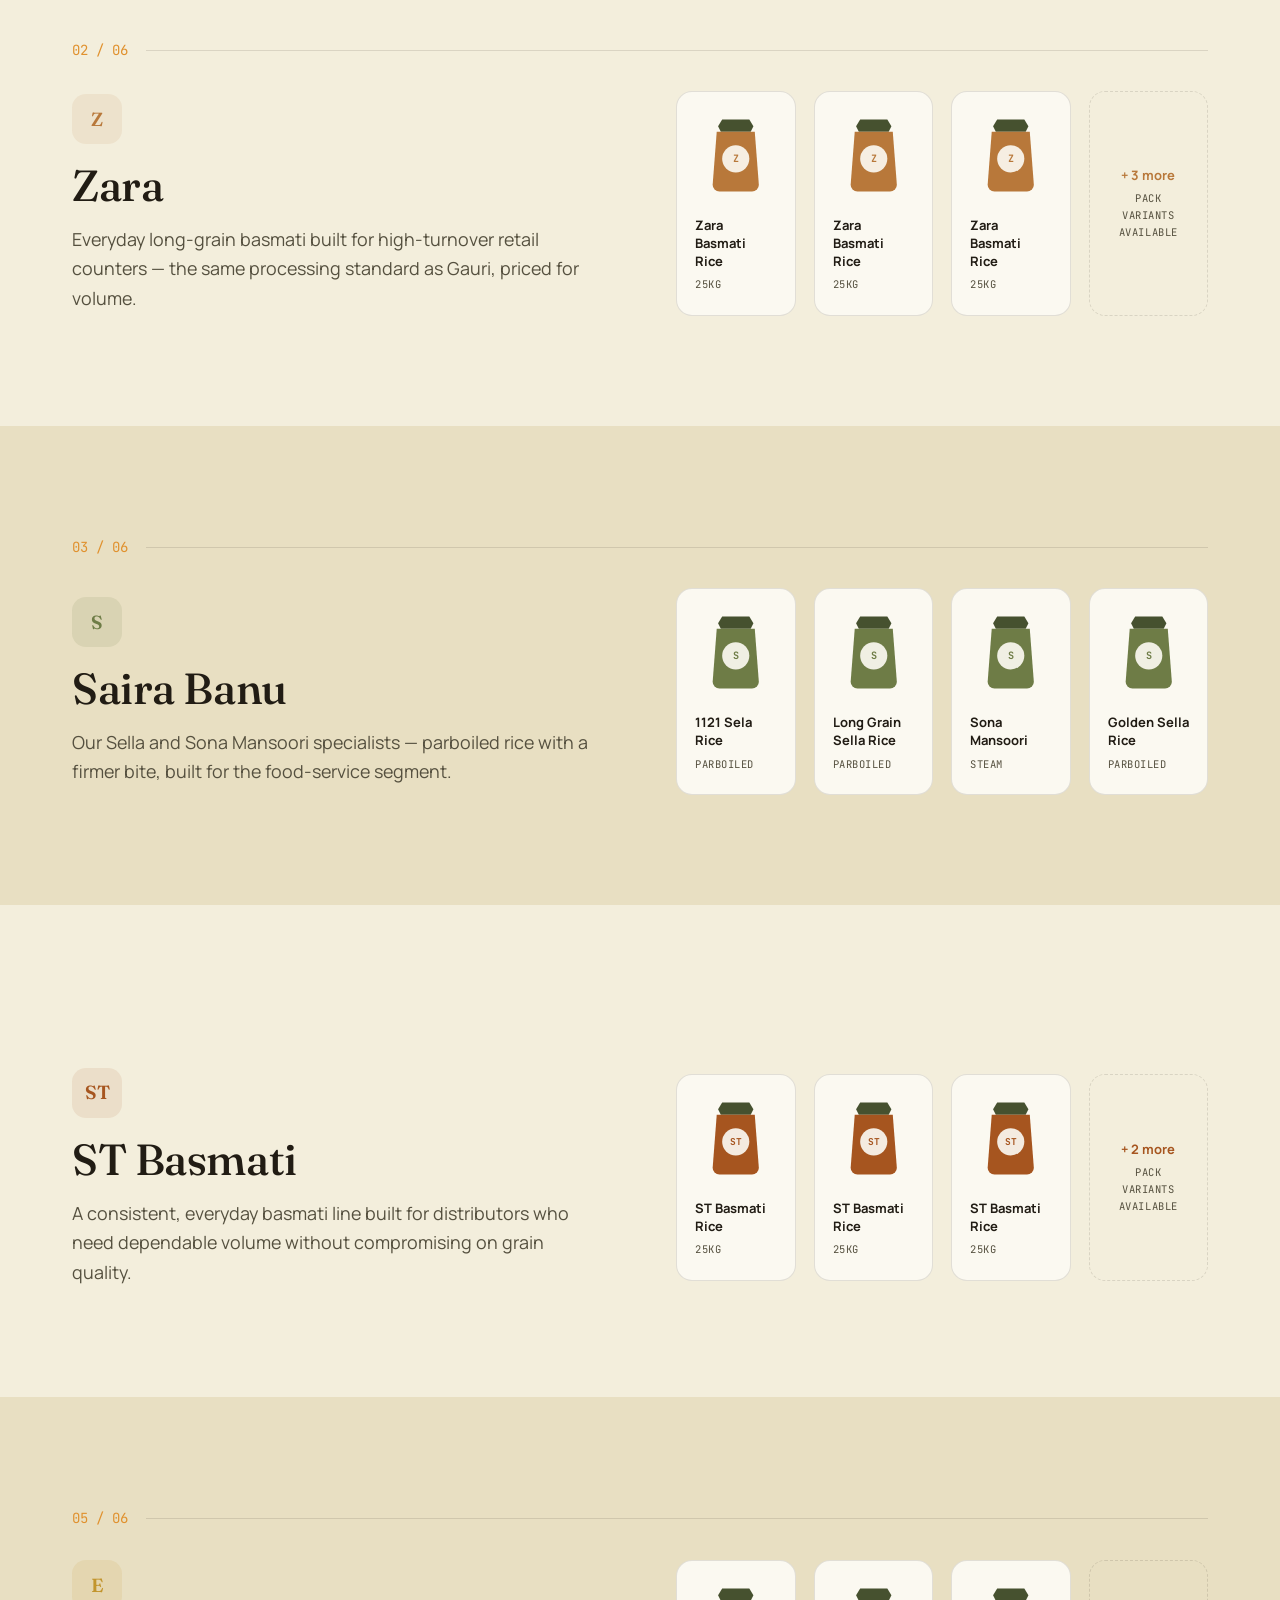
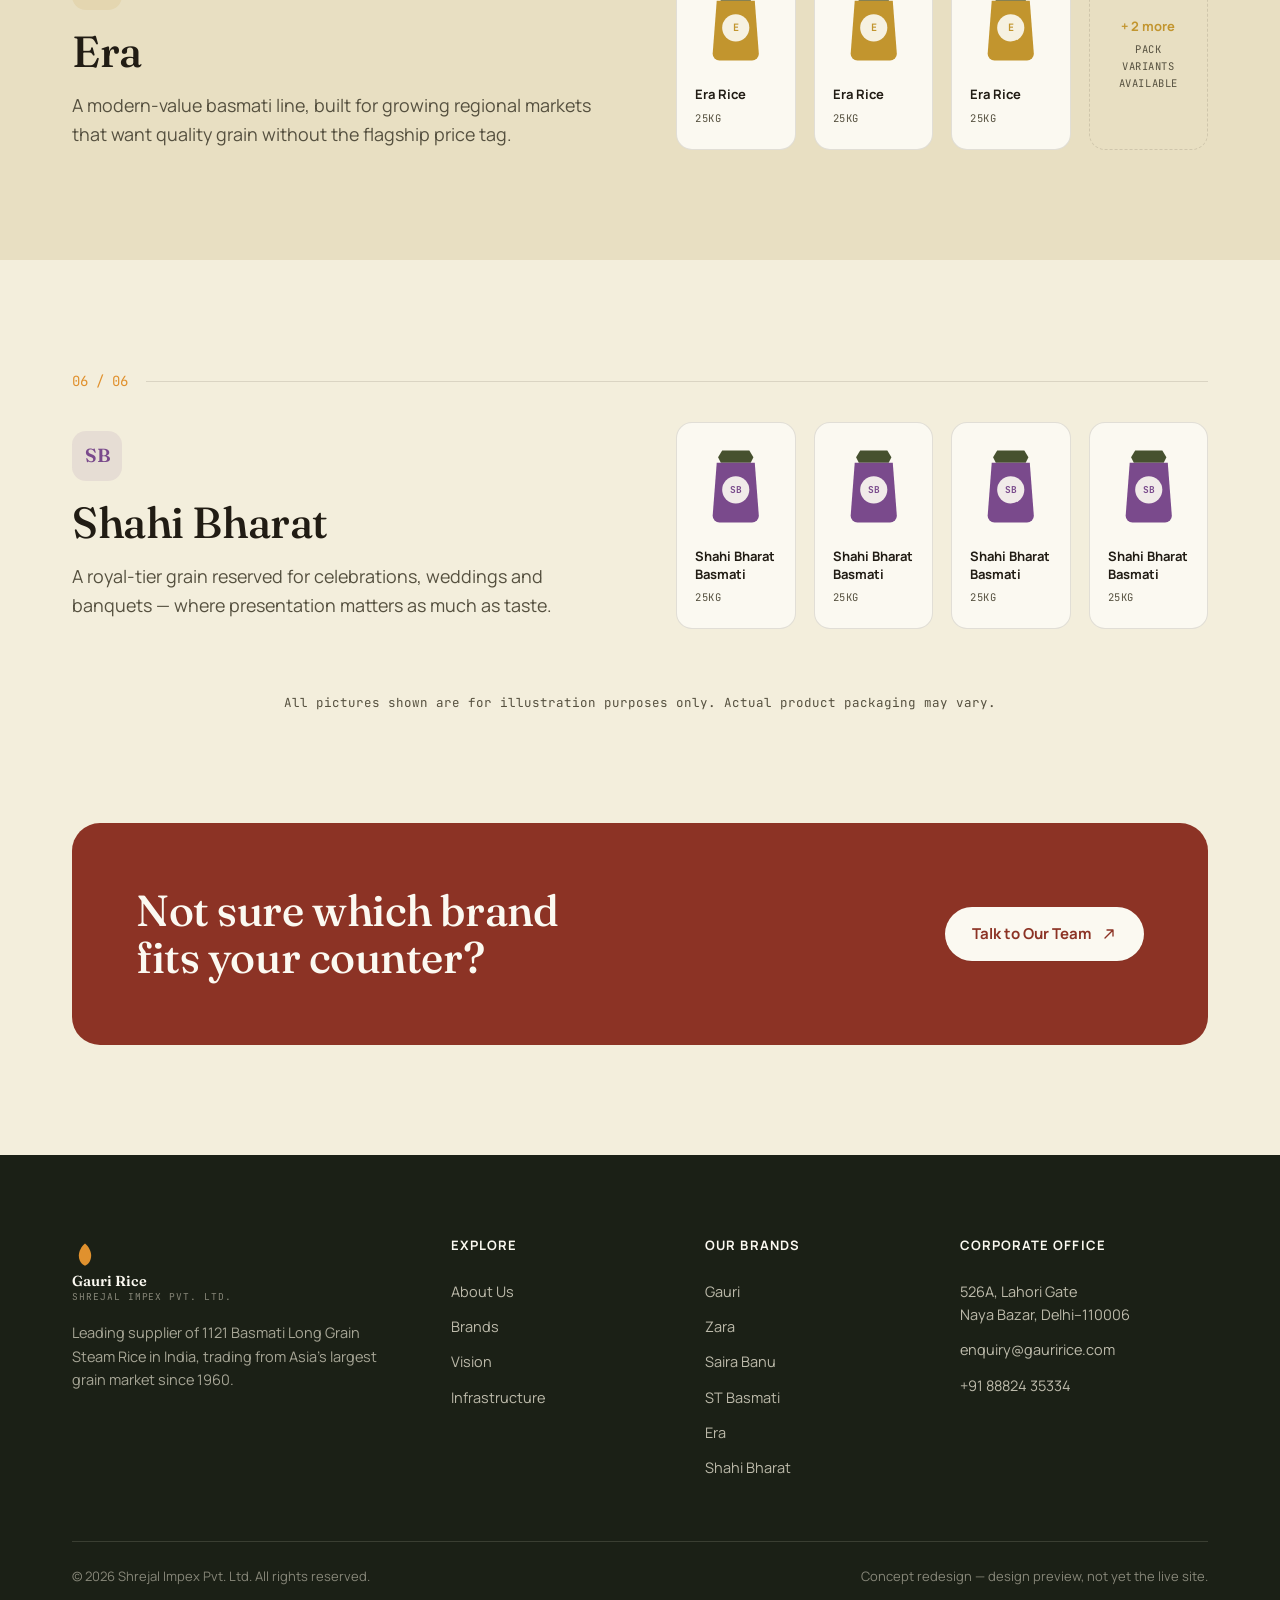
<file: brands.html>
<!DOCTYPE html>
<html lang="en">
<head>
<meta charset="UTF-8">
<meta name="viewport" content="width=device-width, initial-scale=1.0">
<title>Our Brands — Gauri, ST, Saira Banu, Zara, Era &amp; Shahi Bharat | Shrejal Impex</title>
<meta name="description" content="Six rice brands from Shrejal Impex Pvt. Ltd. — Gauri, ST Basmati, Saira Banu, Zara, Era and Shahi Bharat — spanning Steam and Parboiled rice.">
<link rel="icon" href="assets/svg/favicon.svg" type="image/svg+xml">
<link rel="stylesheet" href="css/style.css">
<link rel="stylesheet" href="css/components.css">
</head>
<body>

<header class="site-header">
  <div class="container nav-inner">
    <a href="index.html" class="brand-mark">
      <svg class="grain-icon" viewBox="0 0 24 24" fill="none" xmlns="http://www.w3.org/2000/svg" aria-hidden="true">
        <path d="M12 2.2C8.5 5 6.3 9.6 6.3 13.4c0 4.6 2.4 8.1 5.7 9.4 3.3-1.3 5.7-4.8 5.7-9.4 0-3.8-2.2-8.4-5.7-11.2Z" fill="currentColor"/>
      </svg>
      <span>Gauri Rice<small>Shrejal Impex Pvt. Ltd.</small></span>
    </a>
    <nav class="nav-links" id="navLinks">
      <a href="index.html">Home</a>
      <a href="about.html">About</a>
      <a href="brands.html" class="active">Brands</a>
      <a href="vision.html">Vision</a>
      <a href="infrastructure.html">Infrastructure</a>
      <a href="contact.html">Contact</a>
    </nav>
    <div class="nav-cta">
      <a href="contact.html" class="btn btn-ghost">Contact</a>
      <a href="contact.html#enquiry" class="btn btn-primary">Enquire Now
        <svg viewBox="0 0 24 24" fill="none"><path d="M6 18L18 6M18 6H9M18 6V15" stroke="currentColor" stroke-width="2" stroke-linecap="round" stroke-linejoin="round"/></svg>
      </a>
      <button class="nav-toggle" id="navToggle" aria-label="Toggle menu" aria-expanded="false"><span></span><span></span><span></span></button>
    </div>
  </div>
</header>

<section class="page-hero" style="background:radial-gradient(ellipse 800px 400px at 90% 0%, rgba(224,145,46,0.14), transparent 60%);">
  <div class="container">
    <div class="eyebrow">Our portfolio</div>
    <h1>Six brands.<br>One promise of quality.</h1>
    <p class="lede mt-24">Every brand we sell is milled, sorted and packed at the same Delhi facility, to the same zero-defect standard. What changes is the grain, the finish, and who it's built for.</p>
    <div class="crumbs"><a href="index.html">Home</a><span>/</span><span>Brands</span></div>
  </div>
</section>

<!-- ===== Process anchor cards ===== -->
<section style="padding:0 0 60px">
  <div class="container cat-grid reveal-stagger">
    <div class="cat-card" id="steam">
      <span class="tag">Process 01</span>
      <h3 class="mt-16">Steam Rice</h3>
      <p>1121 Basmati Long Grain rice, steamed for aroma and elongation on cooking. This is where our flagship Gauri portfolio lives.</p>
      <a href="#gauri" class="cat-link">Jump to Gauri
        <svg viewBox="0 0 24 24" fill="none"><path d="M6 18L18 6M18 6H9M18 6V15" stroke="currentColor" stroke-width="2" stroke-linecap="round" stroke-linejoin="round"/></svg>
      </a>
    </div>
    <div class="cat-card" id="parboiled">
      <span class="tag">Process 02</span>
      <h3 class="mt-16">Parboiled Rice</h3>
      <p>Wetted, steamed and dried before milling for lower brokens and a firmer bite — the process behind Saira Banu's Sella range.</p>
      <a href="#saira" class="cat-link">Jump to Saira Banu
        <svg viewBox="0 0 24 24" fill="none"><path d="M6 18L18 6M18 6H9M18 6V15" stroke="currentColor" stroke-width="2" stroke-linecap="round" stroke-linejoin="round"/></svg>
      </a>
    </div>
  </div>
</section>

<!-- ===== GAURI ===== -->
<section class="section-pad" style="padding-top:0" id="gauri">
  <div class="container">
    <div class="brand-section-head reveal">
      <span class="idx">01 / 06</span>
      <div class="rule"></div>
    </div>
    <div class="split reveal">
      <div>
        <div class="brand-mark-badge" style="color:#8C3325;background:rgba(140,51,37,0.1)">G</div>
        <h2 class="mt-16">Gauri</h2>
        <p class="lede mt-16">Our flagship 1121 Basmati Long Grain rice. "Your search for the best quality rice ends here." On cooking, the grain enlarges dramatically with a magnificent aroma — every grain looking hand-picked on the plate.</p>
        <p class="mt-16" style="color:var(--ink-soft);font-size:14.5px;">Available in sixteen variants across pack sizes, built to make sure every customer gets a "wow" moment whether it's served in a hotel, a restaurant, or at home.</p>
      </div>
      <div class="product-grid">
        <div class="product-card"><svg class="product-sack" viewBox="0 0 100 120"><path d="M30 8h40l6 10-4 8H28l-4-8 6-10z" fill="var(--paddy)"/><path d="M22 26h56l6 78a10 10 0 01-10 10H26a10 10 0 01-10-10l6-78z" fill="#8C3325"/><circle cx="50" cy="66" r="20" fill="var(--cream)" opacity="0.92"/><text x="50" y="71" text-anchor="middle" font-family="JetBrains Mono, monospace" font-size="15" font-weight="700" fill="#8C3325">G</text></svg><div class="pname">Gauri Tibar Basmati</div><div class="pmeta">25kg</div></div>
        <div class="product-card"><svg class="product-sack" viewBox="0 0 100 120"><path d="M30 8h40l6 10-4 8H28l-4-8 6-10z" fill="var(--paddy)"/><path d="M22 26h56l6 78a10 10 0 01-10 10H26a10 10 0 01-10-10l6-78z" fill="#8C3325"/><circle cx="50" cy="66" r="20" fill="var(--cream)" opacity="0.92"/><text x="50" y="71" text-anchor="middle" font-family="JetBrains Mono, monospace" font-size="15" font-weight="700" fill="#8C3325">G</text></svg><div class="pname">Gauri Premium Basmati</div><div class="pmeta">25kg &amp; 10kg</div></div>
        <div class="product-card"><svg class="product-sack" viewBox="0 0 100 120"><path d="M30 8h40l6 10-4 8H28l-4-8 6-10z" fill="var(--paddy)"/><path d="M22 26h56l6 78a10 10 0 01-10 10H26a10 10 0 01-10-10l6-78z" fill="#8C3325"/><circle cx="50" cy="66" r="20" fill="var(--cream)" opacity="0.92"/><text x="50" y="71" text-anchor="middle" font-family="JetBrains Mono, monospace" font-size="15" font-weight="700" fill="#8C3325">G</text></svg><div class="pname">Gauri Rozana Basmati</div><div class="pmeta">25kg</div></div>
        <div class="product-card"><svg class="product-sack" viewBox="0 0 100 120"><path d="M30 8h40l6 10-4 8H28l-4-8 6-10z" fill="var(--paddy)"/><path d="M22 26h56l6 78a10 10 0 01-10 10H26a10 10 0 01-10-10l6-78z" fill="#8C3325"/><circle cx="50" cy="66" r="20" fill="var(--cream)" opacity="0.92"/><text x="50" y="71" text-anchor="middle" font-family="JetBrains Mono, monospace" font-size="15" font-weight="700" fill="#8C3325">G</text></svg><div class="pname">Gauri Delight Basmati</div><div class="pmeta">25kg &amp; 10kg</div></div>
        <div class="product-card"><svg class="product-sack" viewBox="0 0 100 120"><path d="M30 8h40l6 10-4 8H28l-4-8 6-10z" fill="var(--paddy)"/><path d="M22 26h56l6 78a10 10 0 01-10 10H26a10 10 0 01-10-10l6-78z" fill="#8C3325"/><circle cx="50" cy="66" r="20" fill="var(--cream)" opacity="0.92"/><text x="50" y="71" text-anchor="middle" font-family="JetBrains Mono, monospace" font-size="15" font-weight="700" fill="#8C3325">G</text></svg><div class="pname">Gauri Special Basmati</div><div class="pmeta">25kg &amp; 10kg</div></div>
        <div class="product-card"><svg class="product-sack" viewBox="0 0 100 120"><path d="M30 8h40l6 10-4 8H28l-4-8 6-10z" fill="var(--paddy)"/><path d="M22 26h56l6 78a10 10 0 01-10 10H26a10 10 0 01-10-10l6-78z" fill="#8C3325"/><circle cx="50" cy="66" r="20" fill="var(--cream)" opacity="0.92"/><text x="50" y="71" text-anchor="middle" font-family="JetBrains Mono, monospace" font-size="15" font-weight="700" fill="#8C3325">G</text></svg><div class="pname">Gauri Dubar Basmati</div><div class="pmeta">25kg &amp; 10kg</div></div>
        <div class="product-card"><svg class="product-sack" viewBox="0 0 100 120"><path d="M30 8h40l6 10-4 8H28l-4-8 6-10z" fill="var(--paddy)"/><path d="M22 26h56l6 78a10 10 0 01-10 10H26a10 10 0 01-10-10l6-78z" fill="#8C3325"/><circle cx="50" cy="66" r="20" fill="var(--cream)" opacity="0.92"/><text x="50" y="71" text-anchor="middle" font-family="JetBrains Mono, monospace" font-size="15" font-weight="700" fill="#8C3325">G</text></svg><div class="pname">Gauri Mogra Basmati</div><div class="pmeta">25kg &amp; 10kg</div></div>
        <div class="product-card" style="display:flex;align-items:center;justify-content:center;text-align:center;background:transparent;border-style:dashed;">
          <div><div class="pname" style="color:var(--sindoor)">+ 9 more</div><div class="pmeta mt-8">Mini Tibar, Mini Dubar, Mini Mogra &amp; more</div></div>
        </div>
      </div>
    </div>
  </div>
</section>

<div class="grain-row" style="color:var(--saffron)"><svg viewBox="0 0 1200 24" preserveAspectRatio="none"><defs><pattern id="gpb1" width="34" height="24" patternUnits="userSpaceOnUse"><path d="M17 2c-2.4 3-4 6-4 8.5s1.6 5.5 4 8.5c2.4-3 4-6 4-8.5S19.4 5 17 2z" fill="currentColor" opacity="0.3"/></pattern></defs><rect width="1200" height="24" fill="url(#gpb1)"/></svg></div>

<!-- ===== ZARA ===== -->
<section class="section-pad" id="zara">
  <div class="container">
    <div class="brand-section-head reveal"><span class="idx">02 / 06</span><div class="rule"></div></div>
    <div class="split reverse reveal">
      <div>
        <div class="brand-mark-badge" style="color:#B8783A;background:rgba(184,120,58,0.1)">Z</div>
        <h2 class="mt-16">Zara</h2>
        <p class="lede mt-16">Everyday long-grain basmati built for high-turnover retail counters — the same processing standard as Gauri, priced for volume.</p>
      </div>
      <div class="product-grid">
        <div class="product-card"><svg class="product-sack" viewBox="0 0 100 120"><path d="M30 8h40l6 10-4 8H28l-4-8 6-10z" fill="var(--paddy)"/><path d="M22 26h56l6 78a10 10 0 01-10 10H26a10 10 0 01-10-10l6-78z" fill="#B8783A"/><circle cx="50" cy="66" r="20" fill="var(--cream)" opacity="0.92"/><text x="50" y="71" text-anchor="middle" font-family="JetBrains Mono, monospace" font-size="15" font-weight="700" fill="#B8783A">Z</text></svg><div class="pname">Zara Basmati Rice</div><div class="pmeta">25kg</div></div>
        <div class="product-card"><svg class="product-sack" viewBox="0 0 100 120"><path d="M30 8h40l6 10-4 8H28l-4-8 6-10z" fill="var(--paddy)"/><path d="M22 26h56l6 78a10 10 0 01-10 10H26a10 10 0 01-10-10l6-78z" fill="#B8783A"/><circle cx="50" cy="66" r="20" fill="var(--cream)" opacity="0.92"/><text x="50" y="71" text-anchor="middle" font-family="JetBrains Mono, monospace" font-size="15" font-weight="700" fill="#B8783A">Z</text></svg><div class="pname">Zara Basmati Rice</div><div class="pmeta">25kg</div></div>
        <div class="product-card"><svg class="product-sack" viewBox="0 0 100 120"><path d="M30 8h40l6 10-4 8H28l-4-8 6-10z" fill="var(--paddy)"/><path d="M22 26h56l6 78a10 10 0 01-10 10H26a10 10 0 01-10-10l6-78z" fill="#B8783A"/><circle cx="50" cy="66" r="20" fill="var(--cream)" opacity="0.92"/><text x="50" y="71" text-anchor="middle" font-family="JetBrains Mono, monospace" font-size="15" font-weight="700" fill="#B8783A">Z</text></svg><div class="pname">Zara Basmati Rice</div><div class="pmeta">25kg</div></div>
        <div class="product-card" style="display:flex;align-items:center;justify-content:center;text-align:center;background:transparent;border-style:dashed;">
          <div><div class="pname" style="color:#B8783A">+ 3 more</div><div class="pmeta mt-8">Pack variants available</div></div>
        </div>
      </div>
    </div>
  </div>
</section>

<!-- ===== SAIRA BANU ===== -->
<section class="section-pad" style="background:var(--husk-deep)" id="saira">
  <div class="container">
    <div class="brand-section-head reveal"><span class="idx">03 / 06</span><div class="rule"></div></div>
    <div class="split reveal">
      <div>
        <div class="brand-mark-badge" style="color:#6E7C46;background:rgba(110,124,70,0.12)">S</div>
        <h2 class="mt-16">Saira Banu</h2>
        <p class="lede mt-16">Our Sella and Sona Mansoori specialists — parboiled rice with a firmer bite, built for the food-service segment.</p>
      </div>
      <div class="product-grid">
        <div class="product-card"><svg class="product-sack" viewBox="0 0 100 120"><path d="M30 8h40l6 10-4 8H28l-4-8 6-10z" fill="var(--paddy)"/><path d="M22 26h56l6 78a10 10 0 01-10 10H26a10 10 0 01-10-10l6-78z" fill="#6E7C46"/><circle cx="50" cy="66" r="20" fill="var(--cream)" opacity="0.92"/><text x="50" y="71" text-anchor="middle" font-family="JetBrains Mono, monospace" font-size="15" font-weight="700" fill="#6E7C46">S</text></svg><div class="pname">1121 Sela Rice</div><div class="pmeta">Parboiled</div></div>
        <div class="product-card"><svg class="product-sack" viewBox="0 0 100 120"><path d="M30 8h40l6 10-4 8H28l-4-8 6-10z" fill="var(--paddy)"/><path d="M22 26h56l6 78a10 10 0 01-10 10H26a10 10 0 01-10-10l6-78z" fill="#6E7C46"/><circle cx="50" cy="66" r="20" fill="var(--cream)" opacity="0.92"/><text x="50" y="71" text-anchor="middle" font-family="JetBrains Mono, monospace" font-size="15" font-weight="700" fill="#6E7C46">S</text></svg><div class="pname">Long Grain Sella Rice</div><div class="pmeta">Parboiled</div></div>
        <div class="product-card"><svg class="product-sack" viewBox="0 0 100 120"><path d="M30 8h40l6 10-4 8H28l-4-8 6-10z" fill="var(--paddy)"/><path d="M22 26h56l6 78a10 10 0 01-10 10H26a10 10 0 01-10-10l6-78z" fill="#6E7C46"/><circle cx="50" cy="66" r="20" fill="var(--cream)" opacity="0.92"/><text x="50" y="71" text-anchor="middle" font-family="JetBrains Mono, monospace" font-size="15" font-weight="700" fill="#6E7C46">S</text></svg><div class="pname">Sona Mansoori</div><div class="pmeta">Steam</div></div>
        <div class="product-card"><svg class="product-sack" viewBox="0 0 100 120"><path d="M30 8h40l6 10-4 8H28l-4-8 6-10z" fill="var(--paddy)"/><path d="M22 26h56l6 78a10 10 0 01-10 10H26a10 10 0 01-10-10l6-78z" fill="#6E7C46"/><circle cx="50" cy="66" r="20" fill="var(--cream)" opacity="0.92"/><text x="50" y="71" text-anchor="middle" font-family="JetBrains Mono, monospace" font-size="15" font-weight="700" fill="#6E7C46">S</text></svg><div class="pname">Golden Sella Rice</div><div class="pmeta">Parboiled</div></div>
      </div>
    </div>
  </div>
</section>

<!-- ===== ST BASMATI ===== -->
<section class="section-pad" id="st">
  <div class="container">
    <div class="brand-section-head reveal"><span class="idx">04 / 06</span><div class="rule"></div></div>
    <div class="split reverse reveal">
      <div>
        <div class="brand-mark-badge" style="color:#A6551F;background:rgba(166,85,31,0.1)">ST</div>
        <h2 class="mt-16">ST Basmati</h2>
        <p class="lede mt-16">A consistent, everyday basmati line built for distributors who need dependable volume without compromising on grain quality.</p>
      </div>
      <div class="product-grid">
        <div class="product-card"><svg class="product-sack" viewBox="0 0 100 120"><path d="M30 8h40l6 10-4 8H28l-4-8 6-10z" fill="var(--paddy)"/><path d="M22 26h56l6 78a10 10 0 01-10 10H26a10 10 0 01-10-10l6-78z" fill="#A6551F"/><circle cx="50" cy="66" r="20" fill="var(--cream)" opacity="0.92"/><text x="50" y="71" text-anchor="middle" font-family="JetBrains Mono, monospace" font-size="14" font-weight="700" fill="#A6551F">ST</text></svg><div class="pname">ST Basmati Rice</div><div class="pmeta">25kg</div></div>
        <div class="product-card"><svg class="product-sack" viewBox="0 0 100 120"><path d="M30 8h40l6 10-4 8H28l-4-8 6-10z" fill="var(--paddy)"/><path d="M22 26h56l6 78a10 10 0 01-10 10H26a10 10 0 01-10-10l6-78z" fill="#A6551F"/><circle cx="50" cy="66" r="20" fill="var(--cream)" opacity="0.92"/><text x="50" y="71" text-anchor="middle" font-family="JetBrains Mono, monospace" font-size="14" font-weight="700" fill="#A6551F">ST</text></svg><div class="pname">ST Basmati Rice</div><div class="pmeta">25kg</div></div>
        <div class="product-card"><svg class="product-sack" viewBox="0 0 100 120"><path d="M30 8h40l6 10-4 8H28l-4-8 6-10z" fill="var(--paddy)"/><path d="M22 26h56l6 78a10 10 0 01-10 10H26a10 10 0 01-10-10l6-78z" fill="#A6551F"/><circle cx="50" cy="66" r="20" fill="var(--cream)" opacity="0.92"/><text x="50" y="71" text-anchor="middle" font-family="JetBrains Mono, monospace" font-size="14" font-weight="700" fill="#A6551F">ST</text></svg><div class="pname">ST Basmati Rice</div><div class="pmeta">25kg</div></div>
        <div class="product-card" style="display:flex;align-items:center;justify-content:center;text-align:center;background:transparent;border-style:dashed;">
          <div><div class="pname" style="color:#A6551F">+ 2 more</div><div class="pmeta mt-8">Pack variants available</div></div>
        </div>
      </div>
    </div>
  </div>
</section>

<!-- ===== ERA ===== -->
<section class="section-pad" style="background:var(--husk-deep)" id="era">
  <div class="container">
    <div class="brand-section-head reveal"><span class="idx">05 / 06</span><div class="rule"></div></div>
    <div class="split reveal">
      <div>
        <div class="brand-mark-badge" style="color:#C2952E;background:rgba(194,149,46,0.12)">E</div>
        <h2 class="mt-16">Era</h2>
        <p class="lede mt-16">A modern-value basmati line, built for growing regional markets that want quality grain without the flagship price tag.</p>
      </div>
      <div class="product-grid">
        <div class="product-card"><svg class="product-sack" viewBox="0 0 100 120"><path d="M30 8h40l6 10-4 8H28l-4-8 6-10z" fill="var(--paddy)"/><path d="M22 26h56l6 78a10 10 0 01-10 10H26a10 10 0 01-10-10l6-78z" fill="#C2952E"/><circle cx="50" cy="66" r="20" fill="var(--cream)" opacity="0.92"/><text x="50" y="71" text-anchor="middle" font-family="JetBrains Mono, monospace" font-size="15" font-weight="700" fill="#C2952E">E</text></svg><div class="pname">Era Rice</div><div class="pmeta">25kg</div></div>
        <div class="product-card"><svg class="product-sack" viewBox="0 0 100 120"><path d="M30 8h40l6 10-4 8H28l-4-8 6-10z" fill="var(--paddy)"/><path d="M22 26h56l6 78a10 10 0 01-10 10H26a10 10 0 01-10-10l6-78z" fill="#C2952E"/><circle cx="50" cy="66" r="20" fill="var(--cream)" opacity="0.92"/><text x="50" y="71" text-anchor="middle" font-family="JetBrains Mono, monospace" font-size="15" font-weight="700" fill="#C2952E">E</text></svg><div class="pname">Era Rice</div><div class="pmeta">25kg</div></div>
        <div class="product-card"><svg class="product-sack" viewBox="0 0 100 120"><path d="M30 8h40l6 10-4 8H28l-4-8 6-10z" fill="var(--paddy)"/><path d="M22 26h56l6 78a10 10 0 01-10 10H26a10 10 0 01-10-10l6-78z" fill="#C2952E"/><circle cx="50" cy="66" r="20" fill="var(--cream)" opacity="0.92"/><text x="50" y="71" text-anchor="middle" font-family="JetBrains Mono, monospace" font-size="15" font-weight="700" fill="#C2952E">E</text></svg><div class="pname">Era Rice</div><div class="pmeta">25kg</div></div>
        <div class="product-card" style="display:flex;align-items:center;justify-content:center;text-align:center;background:transparent;border-style:dashed;">
          <div><div class="pname" style="color:#C2952E">+ 2 more</div><div class="pmeta mt-8">Pack variants available</div></div>
        </div>
      </div>
    </div>
  </div>
</section>

<!-- ===== SHAHI BHARAT ===== -->
<section class="section-pad" id="shahi">
  <div class="container">
    <div class="brand-section-head reveal"><span class="idx">06 / 06</span><div class="rule"></div></div>
    <div class="split reverse reveal">
      <div>
        <div class="brand-mark-badge" style="color:#7A4A8C;background:rgba(122,74,140,0.1)">SB</div>
        <h2 class="mt-16">Shahi Bharat</h2>
        <p class="lede mt-16">A royal-tier grain reserved for celebrations, weddings and banquets — where presentation matters as much as taste.</p>
      </div>
      <div class="product-grid">
        <div class="product-card"><svg class="product-sack" viewBox="0 0 100 120"><path d="M30 8h40l6 10-4 8H28l-4-8 6-10z" fill="var(--paddy)"/><path d="M22 26h56l6 78a10 10 0 01-10 10H26a10 10 0 01-10-10l6-78z" fill="#7A4A8C"/><circle cx="50" cy="66" r="20" fill="var(--cream)" opacity="0.92"/><text x="50" y="71" text-anchor="middle" font-family="JetBrains Mono, monospace" font-size="14" font-weight="700" fill="#7A4A8C">SB</text></svg><div class="pname">Shahi Bharat Basmati</div><div class="pmeta">25kg</div></div>
        <div class="product-card"><svg class="product-sack" viewBox="0 0 100 120"><path d="M30 8h40l6 10-4 8H28l-4-8 6-10z" fill="var(--paddy)"/><path d="M22 26h56l6 78a10 10 0 01-10 10H26a10 10 0 01-10-10l6-78z" fill="#7A4A8C"/><circle cx="50" cy="66" r="20" fill="var(--cream)" opacity="0.92"/><text x="50" y="71" text-anchor="middle" font-family="JetBrains Mono, monospace" font-size="14" font-weight="700" fill="#7A4A8C">SB</text></svg><div class="pname">Shahi Bharat Basmati</div><div class="pmeta">25kg</div></div>
        <div class="product-card"><svg class="product-sack" viewBox="0 0 100 120"><path d="M30 8h40l6 10-4 8H28l-4-8 6-10z" fill="var(--paddy)"/><path d="M22 26h56l6 78a10 10 0 01-10 10H26a10 10 0 01-10-10l6-78z" fill="#7A4A8C"/><circle cx="50" cy="66" r="20" fill="var(--cream)" opacity="0.92"/><text x="50" y="71" text-anchor="middle" font-family="JetBrains Mono, monospace" font-size="14" font-weight="700" fill="#7A4A8C">SB</text></svg><div class="pname">Shahi Bharat Basmati</div><div class="pmeta">25kg</div></div>
        <div class="product-card"><svg class="product-sack" viewBox="0 0 100 120"><path d="M30 8h40l6 10-4 8H28l-4-8 6-10z" fill="var(--paddy)"/><path d="M22 26h56l6 78a10 10 0 01-10 10H26a10 10 0 01-10-10l6-78z" fill="#7A4A8C"/><circle cx="50" cy="66" r="20" fill="var(--cream)" opacity="0.92"/><text x="50" y="71" text-anchor="middle" font-family="JetBrains Mono, monospace" font-size="14" font-weight="700" fill="#7A4A8C">SB</text></svg><div class="pname">Shahi Bharat Basmati</div><div class="pmeta">25kg</div></div>
      </div>
    </div>
    <p class="mt-64" style="font-size:12.5px;color:var(--ink-soft);font-family:var(--f-mono);text-align:center;">All pictures shown are for illustration purposes only. Actual product packaging may vary.</p>
  </div>
</section>

<section class="section-pad" style="padding-top:0">
  <div class="container">
    <div class="cta-band reveal">
      <h2>Not sure which brand fits your counter?</h2>
      <a href="contact.html#enquiry" class="btn btn-primary">Talk to Our Team
        <svg viewBox="0 0 24 24" fill="none"><path d="M6 18L18 6M18 6H9M18 6V15" stroke="currentColor" stroke-width="2" stroke-linecap="round" stroke-linejoin="round"/></svg>
      </a>
    </div>
  </div>
</section>

<footer class="site-footer">
  <div class="container">
    <div class="footer-grid">
      <div class="footer-brand">
        <a href="index.html" class="brand-mark" style="color:var(--cream)">
          <svg class="grain-icon" viewBox="0 0 24 24" fill="none" xmlns="http://www.w3.org/2000/svg" aria-hidden="true">
            <path d="M12 2.2C8.5 5 6.3 9.6 6.3 13.4c0 4.6 2.4 8.1 5.7 9.4 3.3-1.3 5.7-4.8 5.7-9.4 0-3.8-2.2-8.4-5.7-11.2Z" fill="var(--saffron)"/>
          </svg>
          <span>Gauri Rice<small style="color:rgba(243,238,220,0.5)">Shrejal Impex Pvt. Ltd.</small></span>
        </a>
        <p>Leading supplier of 1121 Basmati Long Grain Steam Rice in India, trading from Asia's largest grain market since 1960.</p>
      </div>
      <div><h4>Explore</h4>
        <a href="about.html">About Us</a>
        <a href="brands.html">Brands</a>
        <a href="vision.html">Vision</a>
        <a href="infrastructure.html">Infrastructure</a>
      </div>
      <div><h4>Our Brands</h4>
        <a href="brands.html#gauri">Gauri</a>
        <a href="brands.html#zara">Zara</a>
        <a href="brands.html#saira">Saira Banu</a>
        <a href="brands.html#st">ST Basmati</a>
        <a href="brands.html#era">Era</a>
        <a href="brands.html#shahi">Shahi Bharat</a>
      </div>
      <div><h4>Corporate Office</h4>
        <a href="https://maps.google.com/?q=526A+Lahori+Gate+Naya+Bazar+Delhi+110006" target="_blank" rel="noopener">526A, Lahori Gate<br>Naya Bazar, Delhi–110006</a>
        <a href="mailto:enquiry@gauririce.com">enquiry@gauririce.com</a>
        <a href="tel:+918882435334">+91 88824 35334</a>
      </div>
    </div>
    <div class="footer-bottom">
      <span>© <span data-year></span> Shrejal Impex Pvt. Ltd. All rights reserved.</span>
      <span>Concept redesign — design preview, not yet the live site.</span>
    </div>
  </div>
</footer>

<script src="js/main.js"></script>
</body>
</html>
</file>
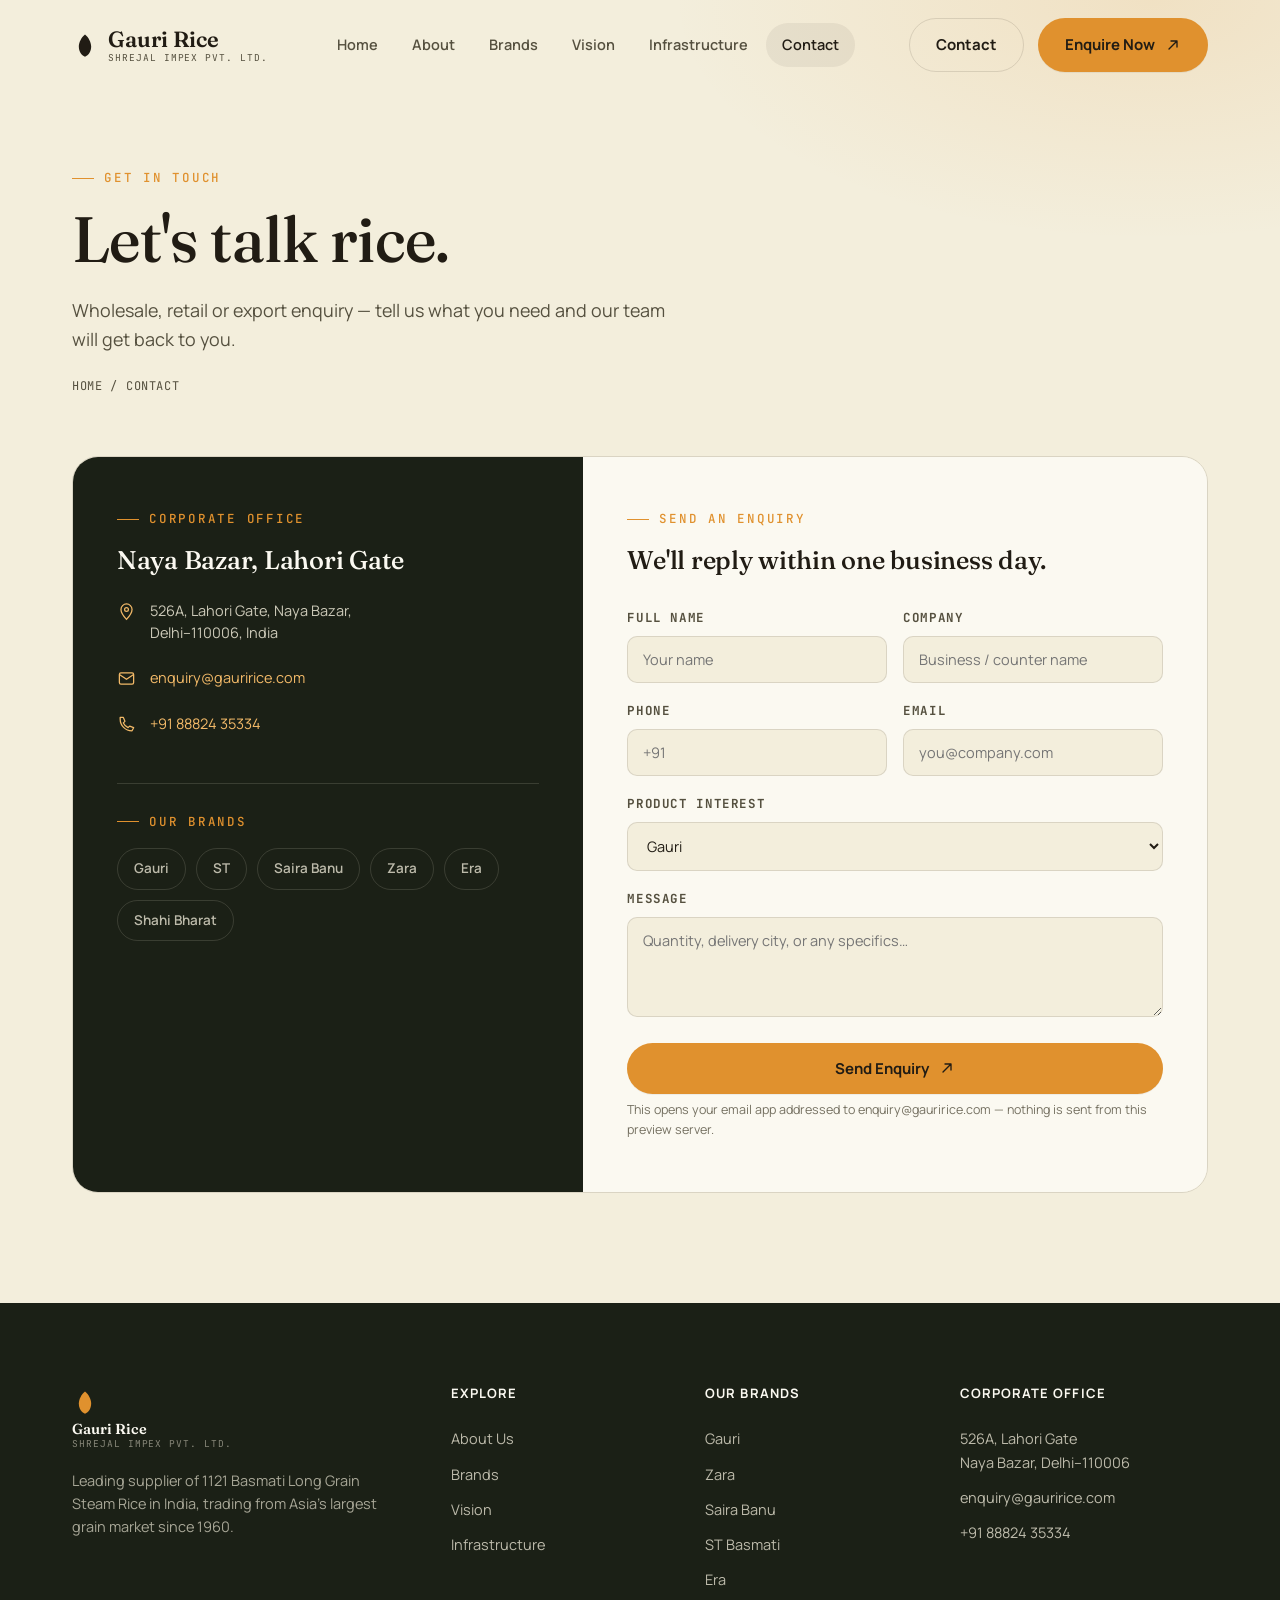
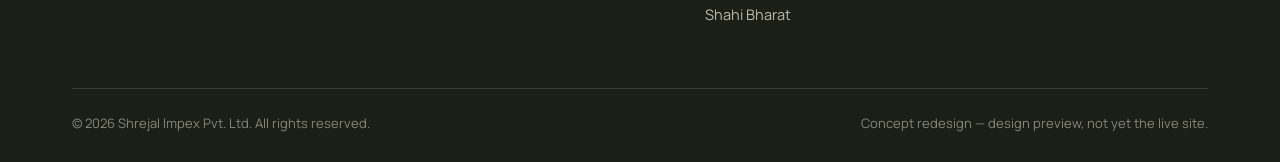
<file: contact.html>
<!DOCTYPE html>
<html lang="en">
<head>
<meta charset="UTF-8">
<meta name="viewport" content="width=device-width, initial-scale=1.0">
<title>Contact &amp; Enquiry — Gauri Rice | Shrejal Impex Pvt. Ltd.</title>
<meta name="description" content="Get a wholesale quote from Shrejal Impex Pvt. Ltd. — Corporate Office: 526A, Lahori Gate, Naya Bazar, Delhi–110006. enquiry@gauririce.com · +91 88824 35334">
<link rel="icon" href="assets/svg/favicon.svg" type="image/svg+xml">
<link rel="stylesheet" href="css/style.css">
<link rel="stylesheet" href="css/components.css">
</head>
<body>

<header class="site-header">
  <div class="container nav-inner">
    <a href="index.html" class="brand-mark">
      <svg class="grain-icon" viewBox="0 0 24 24" fill="none" xmlns="http://www.w3.org/2000/svg" aria-hidden="true">
        <path d="M12 2.2C8.5 5 6.3 9.6 6.3 13.4c0 4.6 2.4 8.1 5.7 9.4 3.3-1.3 5.7-4.8 5.7-9.4 0-3.8-2.2-8.4-5.7-11.2Z" fill="currentColor"/>
      </svg>
      <span>Gauri Rice<small>Shrejal Impex Pvt. Ltd.</small></span>
    </a>
    <nav class="nav-links" id="navLinks">
      <a href="index.html">Home</a>
      <a href="about.html">About</a>
      <a href="brands.html">Brands</a>
      <a href="vision.html">Vision</a>
      <a href="infrastructure.html">Infrastructure</a>
      <a href="contact.html" class="active">Contact</a>
    </nav>
    <div class="nav-cta">
      <a href="contact.html" class="btn btn-ghost">Contact</a>
      <a href="contact.html#enquiry" class="btn btn-primary">Enquire Now
        <svg viewBox="0 0 24 24" fill="none"><path d="M6 18L18 6M18 6H9M18 6V15" stroke="currentColor" stroke-width="2" stroke-linecap="round" stroke-linejoin="round"/></svg>
      </a>
      <button class="nav-toggle" id="navToggle" aria-label="Toggle menu" aria-expanded="false"><span></span><span></span><span></span></button>
    </div>
  </div>
</header>

<section class="page-hero" style="background:radial-gradient(ellipse 800px 400px at 90% 0%, rgba(224,145,46,0.14), transparent 60%); padding-bottom:40px;">
  <div class="container">
    <div class="eyebrow">Get in touch</div>
    <h1>Let's talk rice.</h1>
    <p class="lede mt-24">Wholesale, retail or export enquiry — tell us what you need and our team will get back to you.</p>
    <div class="crumbs"><a href="index.html">Home</a><span>/</span><span>Contact</span></div>
  </div>
</section>

<section class="section-pad" style="padding-top:20px" id="enquiry">
  <div class="container">
    <div class="enquiry-wrap reveal">
      <div class="enquiry-side">
        <div class="eyebrow">Corporate office</div>
        <h3 class="mt-16" style="color:var(--cream)">Naya Bazar, Lahori Gate</h3>
        <div class="contact-row">
          <svg viewBox="0 0 24 24" fill="none"><path d="M12 22s7-7.58 7-12.5A7 7 0 105 9.5C5 14.42 12 22 12 22z" stroke="currentColor" stroke-width="1.6"/><circle cx="12" cy="9.5" r="2.4" stroke="currentColor" stroke-width="1.6"/></svg>
          <span>526A, Lahori Gate, Naya Bazar,<br>Delhi–110006, India</span>
        </div>
        <div class="contact-row">
          <svg viewBox="0 0 24 24" fill="none"><rect x="3" y="5" width="18" height="14" rx="2" stroke="currentColor" stroke-width="1.6"/><path d="M3 7l9 6 9-6" stroke="currentColor" stroke-width="1.6"/></svg>
          <span><a href="mailto:enquiry@gauririce.com" style="color:var(--saffron-light)">enquiry@gauririce.com</a></span>
        </div>
        <div class="contact-row">
          <svg viewBox="0 0 24 24" fill="none"><path d="M4 5c0 8.5 6.5 15 15 15l2-4-5-2-2 2c-2.5-1.2-4.8-3.5-6-6l2-2-2-5H4z" stroke="currentColor" stroke-width="1.6" stroke-linejoin="round"/></svg>
          <span><a href="tel:+918882435334" style="color:var(--saffron-light)">+91 88824 35334</a></span>
        </div>
        <div class="mt-48" style="border-top:1px solid var(--line-dark); padding-top:28px;">
          <div class="eyebrow">Our brands</div>
          <div class="state-cloud mt-16">
            <span class="state-chip" style="border-color:var(--line-dark);color:rgba(243,238,220,0.75)">Gauri</span>
            <span class="state-chip" style="border-color:var(--line-dark);color:rgba(243,238,220,0.75)">ST</span>
            <span class="state-chip" style="border-color:var(--line-dark);color:rgba(243,238,220,0.75)">Saira Banu</span>
            <span class="state-chip" style="border-color:var(--line-dark);color:rgba(243,238,220,0.75)">Zara</span>
            <span class="state-chip" style="border-color:var(--line-dark);color:rgba(243,238,220,0.75)">Era</span>
            <span class="state-chip" style="border-color:var(--line-dark);color:rgba(243,238,220,0.75)">Shahi Bharat</span>
          </div>
        </div>
      </div>
      <div class="enquiry-form">
        <div class="eyebrow">Send an enquiry</div>
        <h3 class="mt-16">We'll reply within one business day.</h3>
        <form id="enquiry-form" class="mt-32">
          <div class="form-row">
            <div class="field"><label for="name">Full Name</label><input type="text" id="name" name="name" required placeholder="Your name"></div>
            <div class="field"><label for="company">Company</label><input type="text" id="company" name="company" placeholder="Business / counter name"></div>
          </div>
          <div class="form-row">
            <div class="field"><label for="phone">Phone</label><input type="tel" id="phone" name="phone" required placeholder="+91"></div>
            <div class="field"><label for="email">Email</label><input type="email" id="email" name="email" placeholder="you@company.com"></div>
          </div>
          <div class="field">
            <label for="product">Product Interest</label>
            <select id="product" name="product">
              <option>Gauri</option><option>ST Basmati</option><option>Saira Banu</option>
              <option>Zara</option><option>Era</option><option>Shahi Bharat</option><option>Not sure yet</option>
            </select>
          </div>
          <div class="field"><label for="message">Message</label><textarea id="message" name="message" placeholder="Quantity, delivery city, or any specifics…"></textarea></div>
          <button type="submit" class="btn btn-primary" style="width:100%;justify-content:center;">Send Enquiry
            <svg viewBox="0 0 24 24" fill="none"><path d="M6 18L18 6M18 6H9M18 6V15" stroke="currentColor" stroke-width="2" stroke-linecap="round" stroke-linejoin="round"/></svg>
          </button>
          <p class="form-note" id="form-status" style="opacity:0.8">This opens your email app addressed to enquiry@gauririce.com — nothing is sent from this preview server.</p>
        </form>
      </div>
    </div>
  </div>
</section>

<footer class="site-footer">
  <div class="container">
    <div class="footer-grid">
      <div class="footer-brand">
        <a href="index.html" class="brand-mark" style="color:var(--cream)">
          <svg class="grain-icon" viewBox="0 0 24 24" fill="none" xmlns="http://www.w3.org/2000/svg" aria-hidden="true">
            <path d="M12 2.2C8.5 5 6.3 9.6 6.3 13.4c0 4.6 2.4 8.1 5.7 9.4 3.3-1.3 5.7-4.8 5.7-9.4 0-3.8-2.2-8.4-5.7-11.2Z" fill="var(--saffron)"/>
          </svg>
          <span>Gauri Rice<small style="color:rgba(243,238,220,0.5)">Shrejal Impex Pvt. Ltd.</small></span>
        </a>
        <p>Leading supplier of 1121 Basmati Long Grain Steam Rice in India, trading from Asia's largest grain market since 1960.</p>
      </div>
      <div><h4>Explore</h4>
        <a href="about.html">About Us</a>
        <a href="brands.html">Brands</a>
        <a href="vision.html">Vision</a>
        <a href="infrastructure.html">Infrastructure</a>
      </div>
      <div><h4>Our Brands</h4>
        <a href="brands.html#gauri">Gauri</a>
        <a href="brands.html#zara">Zara</a>
        <a href="brands.html#saira">Saira Banu</a>
        <a href="brands.html#st">ST Basmati</a>
        <a href="brands.html#era">Era</a>
        <a href="brands.html#shahi">Shahi Bharat</a>
      </div>
      <div><h4>Corporate Office</h4>
        <a href="https://maps.google.com/?q=526A+Lahori+Gate+Naya+Bazar+Delhi+110006" target="_blank" rel="noopener">526A, Lahori Gate<br>Naya Bazar, Delhi–110006</a>
        <a href="mailto:enquiry@gauririce.com">enquiry@gauririce.com</a>
        <a href="tel:+918882435334">+91 88824 35334</a>
      </div>
    </div>
    <div class="footer-bottom">
      <span>© <span data-year></span> Shrejal Impex Pvt. Ltd. All rights reserved.</span>
      <span>Concept redesign — design preview, not yet the live site.</span>
    </div>
  </div>
</footer>

<script src="js/main.js"></script>
</body>
</html>
</file>
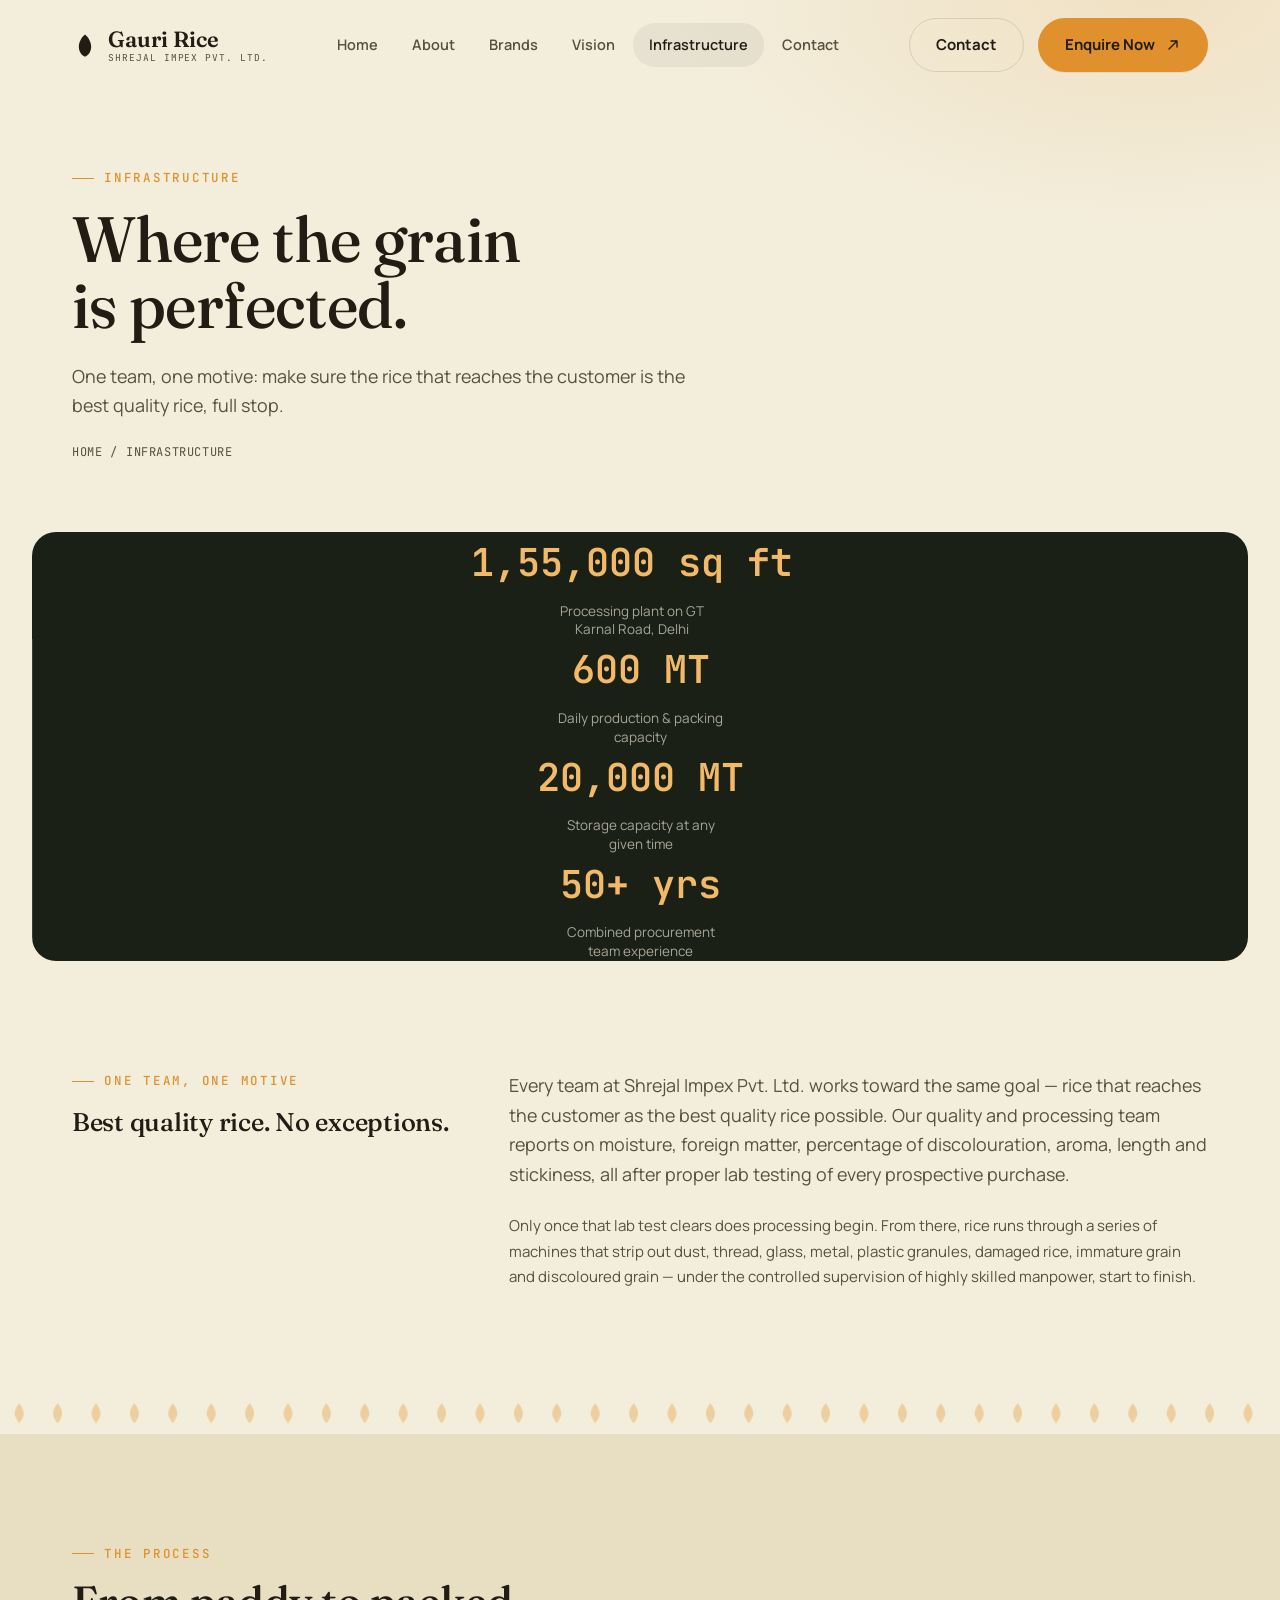
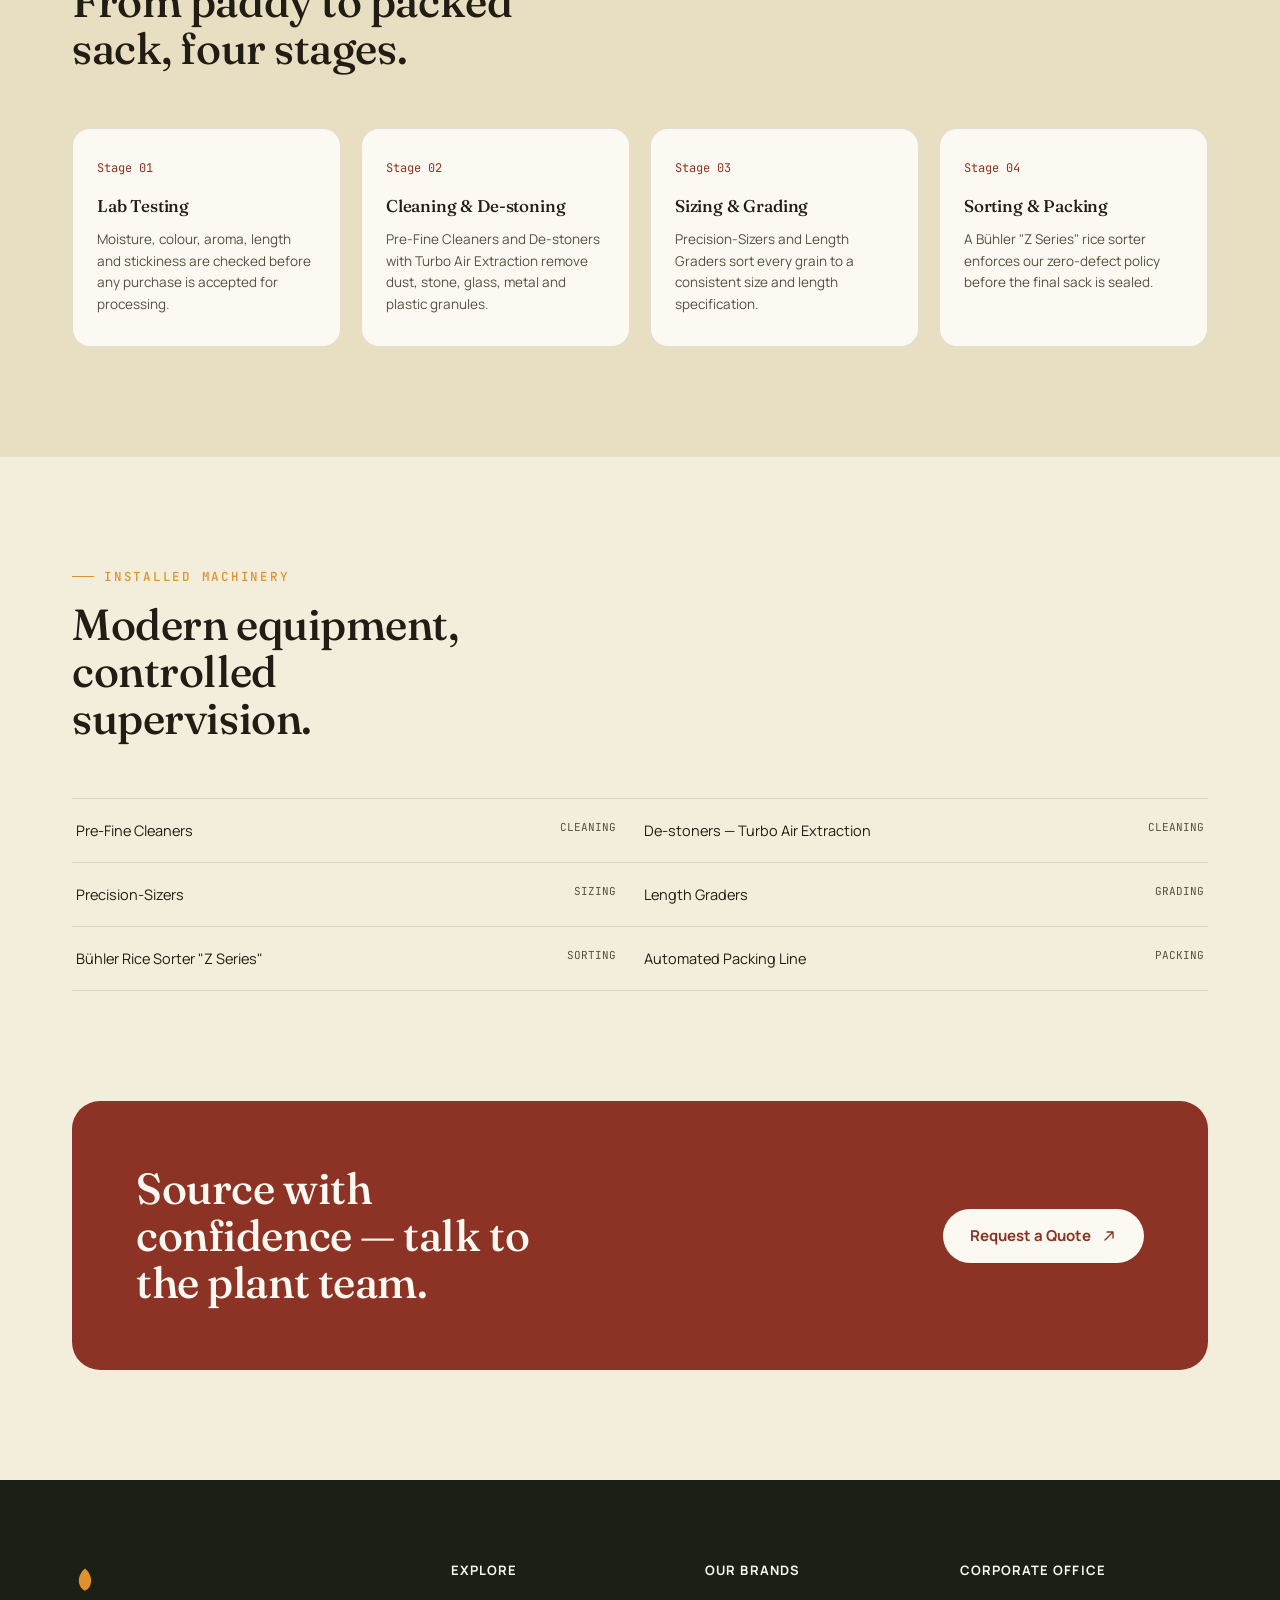
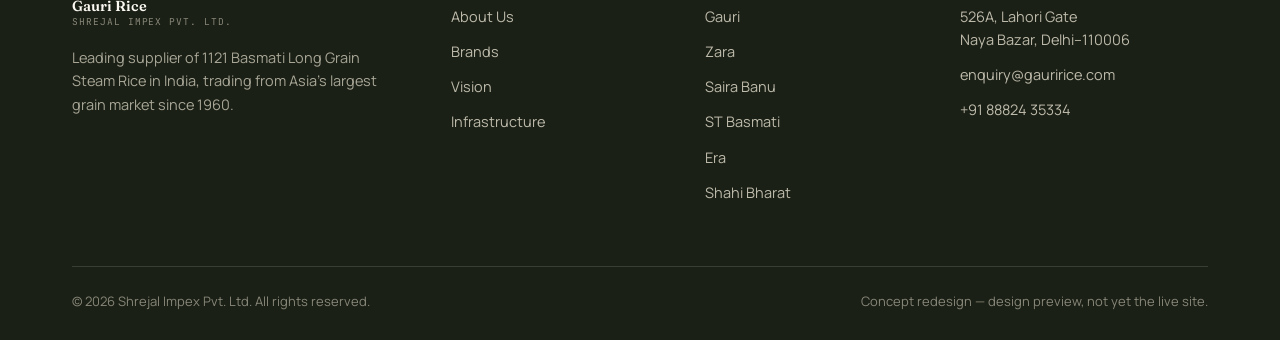
<file: infrastructure.html>
<!DOCTYPE html>
<html lang="en">
<head>
<meta charset="UTF-8">
<meta name="viewport" content="width=device-width, initial-scale=1.0">
<title>Infrastructure — Gauri Rice | Shrejal Impex Pvt. Ltd.</title>
<meta name="description" content="A 1,55,000 sq ft processing plant on GT Karnal Road, Delhi — 600 MT/day production, 20,000 MT storage, and a zero-defect quality policy.">
<link rel="icon" href="assets/svg/favicon.svg" type="image/svg+xml">
<link rel="stylesheet" href="css/style.css">
<link rel="stylesheet" href="css/components.css">
</head>
<body>

<header class="site-header">
  <div class="container nav-inner">
    <a href="index.html" class="brand-mark">
      <svg class="grain-icon" viewBox="0 0 24 24" fill="none" xmlns="http://www.w3.org/2000/svg" aria-hidden="true">
        <path d="M12 2.2C8.5 5 6.3 9.6 6.3 13.4c0 4.6 2.4 8.1 5.7 9.4 3.3-1.3 5.7-4.8 5.7-9.4 0-3.8-2.2-8.4-5.7-11.2Z" fill="currentColor"/>
      </svg>
      <span>Gauri Rice<small>Shrejal Impex Pvt. Ltd.</small></span>
    </a>
    <nav class="nav-links" id="navLinks">
      <a href="index.html">Home</a>
      <a href="about.html">About</a>
      <a href="brands.html">Brands</a>
      <a href="vision.html">Vision</a>
      <a href="infrastructure.html" class="active">Infrastructure</a>
      <a href="contact.html">Contact</a>
    </nav>
    <div class="nav-cta">
      <a href="contact.html" class="btn btn-ghost">Contact</a>
      <a href="contact.html#enquiry" class="btn btn-primary">Enquire Now
        <svg viewBox="0 0 24 24" fill="none"><path d="M6 18L18 6M18 6H9M18 6V15" stroke="currentColor" stroke-width="2" stroke-linecap="round" stroke-linejoin="round"/></svg>
      </a>
      <button class="nav-toggle" id="navToggle" aria-label="Toggle menu" aria-expanded="false"><span></span><span></span><span></span></button>
    </div>
  </div>
</header>

<section class="page-hero" style="background:radial-gradient(ellipse 800px 400px at 90% 0%, rgba(224,145,46,0.14), transparent 60%);">
  <div class="container">
    <div class="eyebrow">Infrastructure</div>
    <h1>Where the grain<br>is perfected.</h1>
    <p class="lede mt-24">One team, one motive: make sure the rice that reaches the customer is the best quality rice, full stop.</p>
    <div class="crumbs"><a href="index.html">Home</a><span>/</span><span>Infrastructure</span></div>
  </div>
</section>

<section class="stat-strip" style="border-radius:24px; margin:0 32px; width:auto;">
  <div class="container" style="max-width:100%; padding:0;">
    <div class="stat"><div class="figure"><span data-count="155000" data-suffix=" sq ft">0</span></div><div class="label">Processing plant on GT Karnal Road, Delhi</div></div>
    <div class="stat"><div class="figure"><span data-count="600" data-suffix=" MT">0</span></div><div class="label">Daily production &amp; packing capacity</div></div>
    <div class="stat"><div class="figure"><span data-count="20000" data-suffix=" MT">0</span></div><div class="label">Storage capacity at any given time</div></div>
    <div class="stat"><div class="figure"><span data-count="50" data-suffix="+ yrs">0</span></div><div class="label">Combined procurement team experience</div></div>
  </div>
</section>

<section class="section-pad">
  <div class="container two-col-text">
    <div class="reveal">
      <div class="eyebrow">One team, one motive</div>
      <h3 class="mt-16">Best quality rice. No exceptions.</h3>
    </div>
    <div class="reveal">
      <p class="lede" style="max-width:none;">Every team at Shrejal Impex Pvt. Ltd. works toward the same goal — rice that reaches the customer as the best quality rice possible. Our quality and processing team reports on moisture, foreign matter, percentage of discolouration, aroma, length and stickiness, all after proper lab testing of every prospective purchase.</p>
      <p class="mt-24" style="color:var(--ink-soft);font-size:15px;line-height:1.7;">Only once that lab test clears does processing begin. From there, rice runs through a series of machines that strip out dust, thread, glass, metal, plastic granules, damaged rice, immature grain and discoloured grain — under the controlled supervision of highly skilled manpower, start to finish.</p>
    </div>
  </div>
</section>

<div class="grain-row" style="color:var(--saffron)"><svg viewBox="0 0 1200 32" preserveAspectRatio="none"><defs><pattern id="gpi1" width="36" height="32" patternUnits="userSpaceOnUse"><path d="M18 3c-2.6 3.4-4.3 7-4.3 9.5s1.7 6.1 4.3 9.5c2.6-3.4 4.3-7 4.3-9.5S20.6 6.4 18 3z" fill="currentColor" opacity="0.35"/></pattern></defs><rect width="1200" height="32" fill="url(#gpi1)"/></svg></div>

<section class="section-pad" style="background:var(--husk-deep)">
  <div class="container">
    <div class="section-head reveal">
      <div><div class="eyebrow">The process</div><h2>From paddy to packed sack, four stages.</h2></div>
    </div>
    <div class="process-grid reveal-stagger">
      <div class="process-card">
        <div class="step-no">Stage 01</div>
        <h4>Lab Testing</h4>
        <p>Moisture, colour, aroma, length and stickiness are checked before any purchase is accepted for processing.</p>
      </div>
      <div class="process-card">
        <div class="step-no">Stage 02</div>
        <h4>Cleaning &amp; De-stoning</h4>
        <p>Pre-Fine Cleaners and De-stoners with Turbo Air Extraction remove dust, stone, glass, metal and plastic granules.</p>
      </div>
      <div class="process-card">
        <div class="step-no">Stage 03</div>
        <h4>Sizing &amp; Grading</h4>
        <p>Precision-Sizers and Length Graders sort every grain to a consistent size and length specification.</p>
      </div>
      <div class="process-card">
        <div class="step-no">Stage 04</div>
        <h4>Sorting &amp; Packing</h4>
        <p>A Bühler "Z Series" rice sorter enforces our zero-defect policy before the final sack is sealed.</p>
      </div>
    </div>
  </div>
</section>

<section class="section-pad">
  <div class="container">
    <div class="section-head reveal">
      <div><div class="eyebrow">Installed machinery</div><h2>Modern equipment, controlled supervision.</h2></div>
    </div>
    <div class="machine-list reveal">
      <div><span>Pre-Fine Cleaners</span><span class="tag">Cleaning</span></div>
      <div><span>De-stoners — Turbo Air Extraction</span><span class="tag">Cleaning</span></div>
      <div><span>Precision-Sizers</span><span class="tag">Sizing</span></div>
      <div><span>Length Graders</span><span class="tag">Grading</span></div>
      <div><span>Bühler Rice Sorter "Z Series"</span><span class="tag">Sorting</span></div>
      <div><span>Automated Packing Line</span><span class="tag">Packing</span></div>
    </div>
  </div>
</section>

<section class="section-pad" style="padding-top:0">
  <div class="container">
    <div class="cta-band reveal">
      <h2>Source with confidence — talk to the plant team.</h2>
      <a href="contact.html#enquiry" class="btn btn-primary">Request a Quote
        <svg viewBox="0 0 24 24" fill="none"><path d="M6 18L18 6M18 6H9M18 6V15" stroke="currentColor" stroke-width="2" stroke-linecap="round" stroke-linejoin="round"/></svg>
      </a>
    </div>
  </div>
</section>

<footer class="site-footer">
  <div class="container">
    <div class="footer-grid">
      <div class="footer-brand">
        <a href="index.html" class="brand-mark" style="color:var(--cream)">
          <svg class="grain-icon" viewBox="0 0 24 24" fill="none" xmlns="http://www.w3.org/2000/svg" aria-hidden="true">
            <path d="M12 2.2C8.5 5 6.3 9.6 6.3 13.4c0 4.6 2.4 8.1 5.7 9.4 3.3-1.3 5.7-4.8 5.7-9.4 0-3.8-2.2-8.4-5.7-11.2Z" fill="var(--saffron)"/>
          </svg>
          <span>Gauri Rice<small style="color:rgba(243,238,220,0.5)">Shrejal Impex Pvt. Ltd.</small></span>
        </a>
        <p>Leading supplier of 1121 Basmati Long Grain Steam Rice in India, trading from Asia's largest grain market since 1960.</p>
      </div>
      <div><h4>Explore</h4>
        <a href="about.html">About Us</a>
        <a href="brands.html">Brands</a>
        <a href="vision.html">Vision</a>
        <a href="infrastructure.html">Infrastructure</a>
      </div>
      <div><h4>Our Brands</h4>
        <a href="brands.html#gauri">Gauri</a>
        <a href="brands.html#zara">Zara</a>
        <a href="brands.html#saira">Saira Banu</a>
        <a href="brands.html#st">ST Basmati</a>
        <a href="brands.html#era">Era</a>
        <a href="brands.html#shahi">Shahi Bharat</a>
      </div>
      <div><h4>Corporate Office</h4>
        <a href="https://maps.google.com/?q=526A+Lahori+Gate+Naya+Bazar+Delhi+110006" target="_blank" rel="noopener">526A, Lahori Gate<br>Naya Bazar, Delhi–110006</a>
        <a href="mailto:enquiry@gauririce.com">enquiry@gauririce.com</a>
        <a href="tel:+918882435334">+91 88824 35334</a>
      </div>
    </div>
    <div class="footer-bottom">
      <span>© <span data-year></span> Shrejal Impex Pvt. Ltd. All rights reserved.</span>
      <span>Concept redesign — design preview, not yet the live site.</span>
    </div>
  </div>
</footer>

<script src="js/main.js"></script>
</body>
</html>
</file>
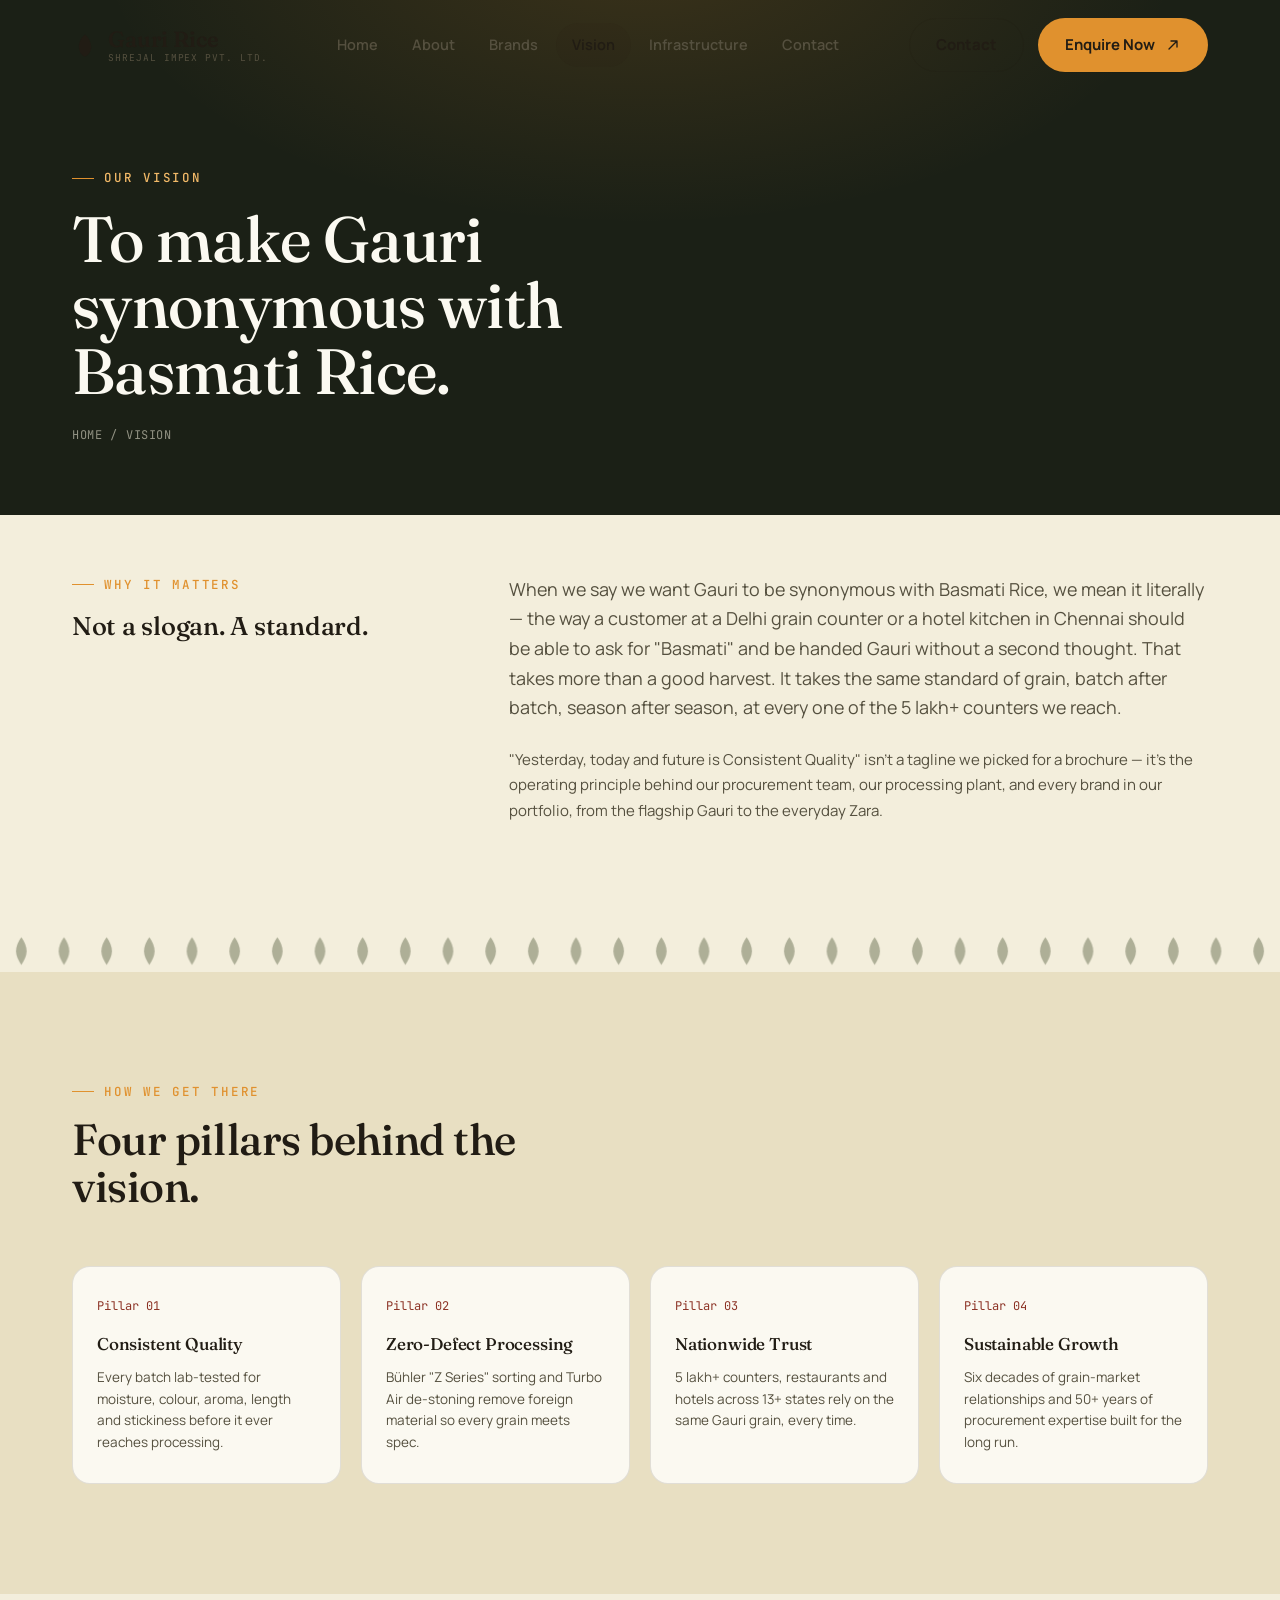
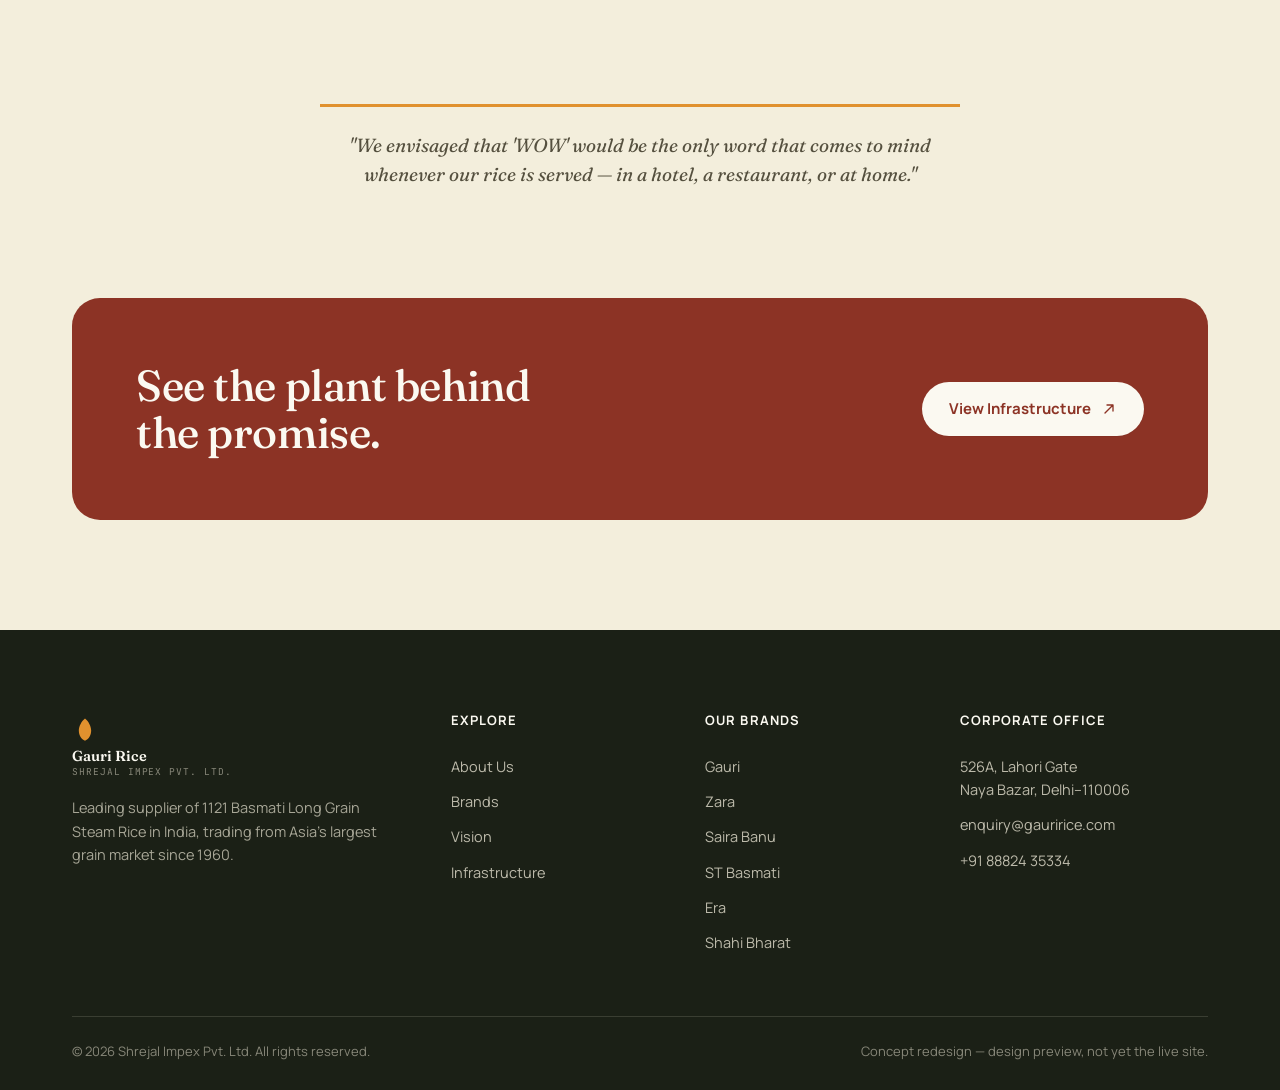
<file: vision.html>
<!DOCTYPE html>
<html lang="en">
<head>
<meta charset="UTF-8">
<meta name="viewport" content="width=device-width, initial-scale=1.0">
<title>Our Vision — Gauri Rice | Shrejal Impex Pvt. Ltd.</title>
<meta name="description" content="Our vision is to make Gauri synonymous with Basmati Rice — built on consistent quality, nationwide trust and zero-defect processing.">
<link rel="icon" href="assets/svg/favicon.svg" type="image/svg+xml">
<link rel="stylesheet" href="css/style.css">
<link rel="stylesheet" href="css/components.css">
</head>
<body>

<header class="site-header">
  <div class="container nav-inner">
    <a href="index.html" class="brand-mark">
      <svg class="grain-icon" viewBox="0 0 24 24" fill="none" xmlns="http://www.w3.org/2000/svg" aria-hidden="true">
        <path d="M12 2.2C8.5 5 6.3 9.6 6.3 13.4c0 4.6 2.4 8.1 5.7 9.4 3.3-1.3 5.7-4.8 5.7-9.4 0-3.8-2.2-8.4-5.7-11.2Z" fill="currentColor"/>
      </svg>
      <span>Gauri Rice<small>Shrejal Impex Pvt. Ltd.</small></span>
    </a>
    <nav class="nav-links" id="navLinks">
      <a href="index.html">Home</a>
      <a href="about.html">About</a>
      <a href="brands.html">Brands</a>
      <a href="vision.html" class="active">Vision</a>
      <a href="infrastructure.html">Infrastructure</a>
      <a href="contact.html">Contact</a>
    </nav>
    <div class="nav-cta">
      <a href="contact.html" class="btn btn-ghost">Contact</a>
      <a href="contact.html#enquiry" class="btn btn-primary">Enquire Now
        <svg viewBox="0 0 24 24" fill="none"><path d="M6 18L18 6M18 6H9M18 6V15" stroke="currentColor" stroke-width="2" stroke-linecap="round" stroke-linejoin="round"/></svg>
      </a>
      <button class="nav-toggle" id="navToggle" aria-label="Toggle menu" aria-expanded="false"><span></span><span></span><span></span></button>
    </div>
  </div>
</header>

<section class="page-hero dark" style="background:radial-gradient(ellipse 900px 460px at 50% -10%, rgba(224,145,46,0.16), transparent 60%), var(--paddy-deep);">
  <div class="container">
    <div class="eyebrow">Our vision</div>
    <h1 style="max-width:16ch">To make Gauri synonymous with Basmati Rice.</h1>
    <div class="crumbs"><a href="index.html">Home</a><span>/</span><span>Vision</span></div>
  </div>
</section>

<section class="section-pad" style="padding-top:60px">
  <div class="container two-col-text">
    <div class="reveal">
      <div class="eyebrow">Why it matters</div>
      <h3 class="mt-16">Not a slogan. A standard.</h3>
    </div>
    <div class="reveal">
      <p class="lede" style="max-width:none;">When we say we want Gauri to be synonymous with Basmati Rice, we mean it literally — the way a customer at a Delhi grain counter or a hotel kitchen in Chennai should be able to ask for "Basmati" and be handed Gauri without a second thought. That takes more than a good harvest. It takes the same standard of grain, batch after batch, season after season, at every one of the 5 lakh+ counters we reach.</p>
      <p class="mt-24" style="color:var(--ink-soft);font-size:15px;line-height:1.7;">"Yesterday, today and future is Consistent Quality" isn't a tagline we picked for a brochure — it's the operating principle behind our procurement team, our processing plant, and every brand in our portfolio, from the flagship Gauri to the everyday Zara.</p>
    </div>
  </div>
</section>

<div class="grain-row" style="color:var(--paddy)">
  <svg viewBox="0 0 1200 36" preserveAspectRatio="none"><defs><pattern id="gpv1" width="40" height="36" patternUnits="userSpaceOnUse"><path d="M20 4c-3 4-5 9-5 13s2 8 5 13c3-5 5-9 5-13s-2-9-5-13z" fill="currentColor" opacity="0.4"/></pattern></defs><rect width="1200" height="36" fill="url(#gpv1)"/></svg>
</div>

<section class="section-pad" style="background:var(--husk-deep)">
  <div class="container">
    <div class="section-head reveal">
      <div><div class="eyebrow">How we get there</div><h2>Four pillars behind the vision.</h2></div>
    </div>
    <div class="process-grid reveal-stagger">
      <div class="process-card">
        <div class="step-no">Pillar 01</div>
        <h4>Consistent Quality</h4>
        <p>Every batch lab-tested for moisture, colour, aroma, length and stickiness before it ever reaches processing.</p>
      </div>
      <div class="process-card">
        <div class="step-no">Pillar 02</div>
        <h4>Zero-Defect Processing</h4>
        <p>Bühler "Z Series" sorting and Turbo Air de-stoning remove foreign material so every grain meets spec.</p>
      </div>
      <div class="process-card">
        <div class="step-no">Pillar 03</div>
        <h4>Nationwide Trust</h4>
        <p>5 lakh+ counters, restaurants and hotels across 13+ states rely on the same Gauri grain, every time.</p>
      </div>
      <div class="process-card">
        <div class="step-no">Pillar 04</div>
        <h4>Sustainable Growth</h4>
        <p>Six decades of grain-market relationships and 50+ years of procurement expertise built for the long run.</p>
      </div>
    </div>
  </div>
</section>

<section class="section-pad">
  <div class="container">
    <div class="quality-note reveal" style="max-width:640px;margin:0 auto;text-align:center;border-left:none;border-top:3px solid var(--saffron);padding-left:0;padding-top:24px;">
      <p>"We envisaged that 'WOW' would be the only word that comes to mind whenever our rice is served — in a hotel, a restaurant, or at home."</p>
    </div>
  </div>
</section>

<section class="section-pad" style="padding-top:0">
  <div class="container">
    <div class="cta-band reveal">
      <h2>See the plant behind the promise.</h2>
      <a href="infrastructure.html" class="btn btn-primary">View Infrastructure
        <svg viewBox="0 0 24 24" fill="none"><path d="M6 18L18 6M18 6H9M18 6V15" stroke="currentColor" stroke-width="2" stroke-linecap="round" stroke-linejoin="round"/></svg>
      </a>
    </div>
  </div>
</section>

<footer class="site-footer">
  <div class="container">
    <div class="footer-grid">
      <div class="footer-brand">
        <a href="index.html" class="brand-mark" style="color:var(--cream)">
          <svg class="grain-icon" viewBox="0 0 24 24" fill="none" xmlns="http://www.w3.org/2000/svg" aria-hidden="true">
            <path d="M12 2.2C8.5 5 6.3 9.6 6.3 13.4c0 4.6 2.4 8.1 5.7 9.4 3.3-1.3 5.7-4.8 5.7-9.4 0-3.8-2.2-8.4-5.7-11.2Z" fill="var(--saffron)"/>
          </svg>
          <span>Gauri Rice<small style="color:rgba(243,238,220,0.5)">Shrejal Impex Pvt. Ltd.</small></span>
        </a>
        <p>Leading supplier of 1121 Basmati Long Grain Steam Rice in India, trading from Asia's largest grain market since 1960.</p>
      </div>
      <div><h4>Explore</h4>
        <a href="about.html">About Us</a>
        <a href="brands.html">Brands</a>
        <a href="vision.html">Vision</a>
        <a href="infrastructure.html">Infrastructure</a>
      </div>
      <div><h4>Our Brands</h4>
        <a href="brands.html#gauri">Gauri</a>
        <a href="brands.html#zara">Zara</a>
        <a href="brands.html#saira">Saira Banu</a>
        <a href="brands.html#st">ST Basmati</a>
        <a href="brands.html#era">Era</a>
        <a href="brands.html#shahi">Shahi Bharat</a>
      </div>
      <div><h4>Corporate Office</h4>
        <a href="https://maps.google.com/?q=526A+Lahori+Gate+Naya+Bazar+Delhi+110006" target="_blank" rel="noopener">526A, Lahori Gate<br>Naya Bazar, Delhi–110006</a>
        <a href="mailto:enquiry@gauririce.com">enquiry@gauririce.com</a>
        <a href="tel:+918882435334">+91 88824 35334</a>
      </div>
    </div>
    <div class="footer-bottom">
      <span>© <span data-year></span> Shrejal Impex Pvt. Ltd. All rights reserved.</span>
      <span>Concept redesign — design preview, not yet the live site.</span>
    </div>
  </div>
</footer>

<script src="js/main.js"></script>
</body>
</html>
</file>
<file: css/style.css>
/* =========================================================
   GAURI RICE — Design System
   Display: Fraunces | Body: Manrope | Data: JetBrains Mono
   ========================================================= */

@import url('https://fonts.googleapis.com/css2?family=Fraunces:ital,opsz,wght@0,9..144,300;0,9..144,400;0,9..144,500;0,9..144,600;0,9..144,700;1,9..144,400;1,9..144,500&family=Manrope:wght@400;500;600;700;800&family=JetBrains+Mono:wght@400;500;600&display=swap');

:root {
  /* ---- Color tokens ---- */
  --husk: #F3EEDC;
  /* base background — unhulled rice */
  --husk-deep: #E8DFC2;
  /* card / section tint */
  --cream: #FBF9F1;
  /* lightest surface */
  --ink: #211C14;
  /* primary text, warm near-black */
  --ink-soft: #55503F;
  /* secondary text */
  --paddy: #46512F;
  /* olive paddy green — secondary accent */
  --paddy-deep: #1B2016;
  /* night-field — dark section bg */
  --paddy-mid: #2A3020;
  /* dark section card */
  --saffron: #E0912E;
  /* primary accent — marigold / saffron */
  --saffron-light: #F2B968;
  --sindoor: #8C3325;
  /* deep maroon-red — sparing use */
  --line: rgba(33, 28, 20, 0.12);
  --line-dark: rgba(243, 238, 220, 0.14);

  /* ---- Type ---- */
  --f-display: 'Fraunces', serif;
  --f-body: 'Manrope', sans-serif;
  --f-mono: 'JetBrains Mono', monospace;

  --container: 1200px;
}

*,
*::before,
*::after {
  box-sizing: border-box;
}

html {
  scroll-behavior: smooth;
}

html,
body {
  padding: 0;
  margin: 0;
}

body {
  background: var(--husk);
  color: var(--ink);
  font-family: var(--f-body);
  font-size: 16px;
  line-height: 1.6;
  -webkit-font-smoothing: antialiased;
  overflow-x: hidden;
}

img {
  max-width: 100%;
  display: block;
}

a {
  color: inherit;
  text-decoration: none;
}

ul {
  margin: 0;
  padding: 0;
  list-style: none;
}

button {
  font-family: inherit;
  cursor: pointer;
}

h1,
h2,
h3,
h4 {
  font-family: var(--f-display);
  margin: 0;
  font-weight: 500;
  letter-spacing: -0.01em;
}

p {
  margin: 0;
}

@media (prefers-reduced-motion: reduce) {
  * {
    animation-duration: 0.01ms !important;
    animation-iteration-count: 1 !important;
    transition-duration: 0.01ms !important;
    scroll-behavior: auto !important;
  }
}

:focus-visible {
  outline: 2px solid var(--saffron);
  outline-offset: 3px;
}

.container {
  max-width: var(--container);
  margin: 0 auto;
  padding: 0 32px;
}

.eyebrow {
  font-family: var(--f-mono);
  font-size: 12.5px;
  letter-spacing: 0.14em;
  text-transform: uppercase;
  color: var(--saffron);
  display: flex;
  align-items: center;
  gap: 10px;
  font-weight: 500;
}

.eyebrow::before {
  content: '';
  width: 22px;
  height: 1px;
  background: var(--saffron);
  display: inline-block;
}

.dark .eyebrow {
  color: var(--saffron-light);
}

h1 {
  font-size: clamp(2.6rem, 5vw, 4.4rem);
  line-height: 1.03;
}

h2 {
  font-size: clamp(2rem, 3.4vw, 3rem);
  line-height: 1.08;
}

h3 {
  font-size: clamp(1.35rem, 2vw, 1.7rem);
  line-height: 1.2;
}

.lede {
  font-size: clamp(1.05rem, 1.4vw, 1.22rem);
  color: var(--ink-soft);
  max-width: 56ch;
  line-height: 1.65;
}

.dark .lede {
  color: rgba(243, 238, 220, 0.72);
}

/* ---- Buttons ---- */
.btn {
  display: inline-flex;
  align-items: center;
  gap: 10px;
  padding: 14px 26px;
  border-radius: 100px;
  font-family: var(--f-body);
  font-weight: 700;
  font-size: 15px;
  border: 1px solid transparent;
  transition: transform .35s cubic-bezier(.2, .8, .2, 1), background .25s, color .25s, border-color .25s, box-shadow .35s;
  white-space: nowrap;
}

.btn-primary {
  background: var(--saffron);
  color: var(--ink);
  box-shadow: 0 1px 0 rgba(0, 0, 0, 0.05);
}

.btn-primary:hover {
  background: var(--sindoor);
  color: var(--cream);
  transform: translateY(-2px);
  box-shadow: 0 10px 24px -8px rgba(140, 51, 37, 0.55);
}

.btn-ghost {
  background: transparent;
  color: var(--ink);
  border-color: var(--line);
}

.btn-ghost:hover {
  border-color: var(--ink);
  transform: translateY(-2px);
}

.dark .btn-ghost {
  color: var(--cream);
  border-color: var(--line-dark);
}

.dark .btn-ghost:hover {
  border-color: var(--cream);
}

.btn svg {
  width: 16px;
  height: 16px;
  transition: transform .3s;
}

.btn:hover svg {
  transform: translate(3px, -3px);
}

/* ---- Nav ---- */
.site-header {
  position: fixed;
  top: 0;
  left: 0;
  right: 0;
  z-index: 100;
  padding: 18px 0;
  transition: background .4s, padding .4s, border-color .4s;
  border-bottom: 1px solid transparent;
}

.site-header.scrolled {
  background: rgba(243, 238, 220, 0.86);
  backdrop-filter: blur(14px) saturate(1.4);
  -webkit-backdrop-filter: blur(14px) saturate(1.4);
  padding: 12px 0;
  border-bottom: 1px solid var(--line);
}

.nav-inner {
  display: flex;
  align-items: center;
  justify-content: space-between;
  gap: 24px;
}

.brand-mark {
  display: flex;
  align-items: center;
  gap: 10px;
  font-family: var(--f-display);
  font-size: 22px;
  font-weight: 600;
  color: var(--ink);
}

.brand-mark .grain-icon {
  width: 26px;
  height: 26px;
  flex-shrink: 0;
}

.brand-mark span {
  display: flex;
  flex-direction: column;
  gap: 3px;
  line-height: 1;
}

.brand-mark small {
  display: block;
  font-family: var(--f-mono);
  font-size: 9.5px;
  letter-spacing: 0.1em;
  color: var(--ink-soft);
  font-weight: 400;
  text-transform: uppercase;
}

.nav-links {
  display: flex;
  align-items: center;
  gap: 2px;
}

.nav-links a {
  padding: 10px 16px;
  font-size: 14.5px;
  font-weight: 600;
  color: var(--ink-soft);
  border-radius: 100px;
  transition: background .25s, color .25s;
  position: relative;
}

.nav-links a:hover,
.nav-links a.active {
  color: var(--ink);
  background: rgba(33, 28, 20, 0.06);
}

.nav-cta {
  display: flex;
  align-items: center;
  gap: 14px;
}

.nav-toggle {
  display: none;
  background: none;
  border: none;
  padding: 8px;
}

.nav-toggle span {
  display: block;
  width: 22px;
  height: 2px;
  background: var(--ink);
  margin: 5px 0;
  transition: .3s;
}

.main-logo {
  height: 70px;
  width: auto;
  object-fit: contain;
  background: black;
  padding: 10px;
  border-radius: 10px;

}

@media (max-width:920px) {
  .nav-links {
    position: fixed;
    inset: 0 0 0 auto;
    width: min(78vw, 340px);
    height: 100vh;
    background: var(--cream);
    flex-direction: column;
    align-items: flex-start;
    padding: 100px 32px 32px;
    gap: 6px;
    transform: translateX(100%);
    transition: transform .45s cubic-bezier(.2, .8, .2, 1);
    box-shadow: -20px 0 60px rgba(0, 0, 0, 0.15);
  }

  .nav-links.open {
    transform: translateX(0);
  }

  .nav-links a {
    width: 100%;
    padding: 14px 16px;
    font-size: 17px;
  }

  .nav-toggle {
    display: block;
    z-index: 110;
  }

  .nav-cta .btn-ghost {
    display: none;
  }
}

/* ---- Grain divider (signature element) ---- */
.grain-row {
  width: 100%;
  overflow: hidden;
  line-height: 0;
}

.grain-row svg {
  width: 100%;
  height: auto;
  display: block;
}

/* ---- Sections ---- */
section {
  position: relative;
}

.section-pad {
  padding: 110px 0;
}

@media (max-width:720px) {
  .section-pad {
    padding: 72px 0;
  }
}

.dark {
  background: var(--paddy-deep);
  color: var(--cream);
}

.dark h1,
.dark h2,
.dark h3,
.dark h4 {
  color: var(--cream);
}

.section-head {
  display: flex;
  justify-content: space-between;
  align-items: flex-end;
  gap: 40px;
  margin-bottom: 56px;
  flex-wrap: wrap;
}

.section-head h2 {
  margin-top: 14px;
  max-width: 16ch;
}

/* ---- Reveal on scroll ---- */
.reveal {
  opacity: 0;
  transform: translateY(28px);
  transition: opacity .8s cubic-bezier(.2, .7, .2, 1), transform .8s cubic-bezier(.2, .7, .2, 1);
}

.reveal.in {
  opacity: 1;
  transform: translateY(0);
}

.reveal-stagger>* {
  opacity: 0;
  transform: translateY(24px);
  transition: opacity .7s cubic-bezier(.2, .7, .2, 1), transform .7s cubic-bezier(.2, .7, .2, 1);
}

.reveal-stagger.in>* {
  opacity: 1;
  transform: translateY(0);
}

.reveal-stagger.in>*:nth-child(1) {
  transition-delay: .02s;
}

.reveal-stagger.in>*:nth-child(2) {
  transition-delay: .09s;
}

.reveal-stagger.in>*:nth-child(3) {
  transition-delay: .16s;
}

.reveal-stagger.in>*:nth-child(4) {
  transition-delay: .23s;
}

.reveal-stagger.in>*:nth-child(5) {
  transition-delay: .30s;
}

.reveal-stagger.in>*:nth-child(6) {
  transition-delay: .37s;
}

/* ---- Footer ---- */
.site-footer {
  background: var(--paddy-deep);
  color: rgba(243, 238, 220, 0.75);
  padding: 80px 0 28px;
}

.footer-grid {
  display: grid;
  grid-template-columns: 1.6fr 1fr 1fr 1.2fr;
  gap: 48px;
  padding-bottom: 56px;
  border-bottom: 1px solid var(--line-dark);
}

.footer-grid h4 {
  color: var(--cream);
  font-family: var(--f-body);
  font-size: 13px;
  letter-spacing: 0.08em;
  text-transform: uppercase;
  font-weight: 700;
  margin-bottom: 18px;
}

.footer-grid a {
  display: block;
  padding: 6px 0;
  font-size: 14.5px;
  transition: color .2s, transform .2s;
}

.footer-grid a:hover {
  color: var(--saffron-light);
  transform: translateX(3px);
}

.footer-bottom {
  display: flex;
  justify-content: space-between;
  align-items: center;
  padding-top: 24px;
  font-size: 13px;
  flex-wrap: wrap;
  gap: 12px;
  color: rgba(243, 238, 220, 0.5);
}

.footer-brand p {
  margin-top: 14px;
  max-width: 34ch;
  font-size: 14.5px;
  color: rgba(243, 238, 220, 0.65);
}

@media (max-width:860px) {
  .footer-grid {
    grid-template-columns: 1fr 1fr;
  }
}

@media (max-width:520px) {
  .footer-grid {
    grid-template-columns: 1fr;
  }
}

/* ---- Utility ---- */
.pill {
  display: inline-flex;
  align-items: center;
  gap: 8px;
  padding: 7px 14px;
  border: 1px solid var(--line);
  border-radius: 100px;
  font-size: 12.5px;
  font-weight: 700;
  font-family: var(--f-mono);
  text-transform: uppercase;
  letter-spacing: .06em;
  color: var(--ink-soft);
}

.text-center {
  text-align: center;
}

.mt-8 {
  margin-top: 8px;
}

.mt-16 {
  margin-top: 16px;
}

.mt-24 {
  margin-top: 24px;
}

.mt-32 {
  margin-top: 32px;
}

.mt-48 {
  margin-top: 48px;
}

.mt-64 {
  margin-top: 64px;
}

/* breadcrumb / page hero (inner pages) */
.page-hero {
  padding: 168px 0 70px;
}

.page-hero .eyebrow {
  margin-bottom: 18px;
}

.crumbs {
  display: flex;
  gap: 8px;
  align-items: center;
  font-family: var(--f-mono);
  font-size: 12px;
  color: var(--ink-soft);
  margin-top: 22px;
  text-transform: uppercase;
  letter-spacing: .05em;
}

.crumbs a:hover {
  color: var(--sindoor);
}

.dark .crumbs {
  color: rgba(243, 238, 220, 0.55);
}

/* =========================================================
   PATCH — Bootstrap ⇄ design-system conflict fixes
   ========================================================= */

/* 1) FIX: section spacing collapsing / inconsistent gaps.
   Bootstrap's `py-5` utility ships with !important in the compiled
   CSS, so it was beating .section-pad's 110px rhythm even though
   style.css loads after bootstrap.min.css. Force our own rhythm to
   win on every section that carries both a semantic class and py-5. */
section.py-5 {
  padding-top: 110px !important;
  padding-bottom: 110px !important;
}

@media (max-width: 720px) {
  section.py-5 {
    padding-top: 72px !important;
    padding-bottom: 72px !important;
  }
}

/* 2) FIX: btn-outline-dark (used for "Request a Quote", "See full
   catalogue", "Tour the plant", "Read our full story") was never
   defined in the design system, and .btn's own
   `border: 1px solid transparent` was overriding Bootstrap's
   outline border color — so it rendered as plain text. */
.btn-outline-dark {
  background: transparent;
  color: var(--ink);
  border-color: var(--ink);
}

.btn-outline-dark:hover {
  background: var(--ink);
  color: var(--cream);
  transform: translateY(-2px);
}

.dark .btn-outline-dark {
  color: var(--cream);
  border-color: var(--line-dark);
}

.dark .btn-outline-dark:hover {
  background: var(--cream);
  color: var(--ink);
}

/* 3) FIX: stat strip numbers overlapping/compressed. No .stat-strip
   rules existed in this file (they likely live in components.css and
   are conflicting with Bootstrap's grid there) — defining them here
   guarantees the 4-column layout holds and text doesn't collide. */
.stat-strip {
  background: var(--paddy-deep);
  color: var(--cream);
}

.stat-strip .stat {
  min-width: 0;
  padding: 0 16px;
  border-left: 1px solid var(--line-dark);
}

.stat-strip .row > .stat:first-child,
.stat-strip .row > [class*="col-"]:first-child .stat {
  border-left: none;
}

.stat-strip .figure {
  color: var(--saffron);
  font-family: var(--f-mono);
  white-space: nowrap;
}

.stat-strip .label {
  margin-top: 6px;
  color: rgba(243, 238, 220, 0.65);
  line-height: 1.4;
}

@media (max-width: 767px) {
  .stat-strip .stat { border-left: none; }
}

.color-em{
  color: red;
}
</file>
<file: css/components.css>
/* =========================================================
   GAURI RICE — Components
   ========================================================= */

/* ---- Hero (home) ---- */
.hero{
  padding:150px 0 90px;
  position:relative;
  background:
    radial-gradient(ellipse 900px 500px at 85% -10%, rgba(224,145,46,0.16), transparent 60%),
    var(--husk);
  overflow:hidden;
}
.hero-grid{ display:grid; grid-template-columns:1.05fr 0.95fr; gap:40px; align-items:center; }
.hero-copy h1{ margin-top:18px; }
.hero-copy h1 em{ font-style:italic; color:var(--sindoor); font-weight:500; }
.hero-copy .lede{ margin-top:22px; }
.hero-actions{ display:flex; gap:16px; margin-top:38px; flex-wrap:wrap; }

.hero-visual{ position:relative; height:460px; }
.grain-field{ position:absolute; inset:0; }
.grain-field svg{ width:100%; height:100%; }
.grain-particle{ animation:float-grain 7s ease-in-out infinite; transform-origin:center; }
.grain-particle:nth-child(odd){ animation-duration:9s; }
.grain-particle:nth-child(3n){ animation-duration:6.2s; animation-delay:-2s; }
.grain-particle:nth-child(4n){ animation-delay:-4s; }
@keyframes float-grain{
  0%,100%{ transform:translateY(0) rotate(var(--r,0deg)); }
  50%{ transform:translateY(-16px) rotate(calc(var(--r,0deg) + 6deg)); }
}
.hero-badge{
  position:absolute; bottom:18px; left:18px;
  background:var(--cream); border:1px solid var(--line); border-radius:18px;
  padding:16px 20px; display:flex; align-items:center; gap:14px;
  box-shadow:0 20px 40px -20px rgba(33,28,20,0.25);
}
.hero-badge .num{ font-family:var(--f-mono); font-size:22px; font-weight:600; color:var(--sindoor); }
.hero-badge .lab{ font-size:12px; color:var(--ink-soft); max-width:16ch; line-height:1.3; }

/* ---- Stat strip ---- */
.stat-strip{ background:var(--paddy-deep); padding:0; }
/* .stat-strip .container{ display:grid; grid-template-columns:repeat(4,1fr); } */
.stat{ padding:46px 28px; border-left:1px solid var(--line-dark); }
.stat:first-child{ border-left:none; padding-left:0; }
.stat .figure{ font-family:var(--f-mono); font-size:clamp(1.7rem,3vw,2.4rem); color:var(--saffron-light); font-weight:600; display:flex; align-items:baseline; gap:2px; }
.stat .label{ margin-top:8px; font-size:13.5px; color:rgba(243,238,220,0.65); max-width:22ch; }
@media (max-width:800px){ .stat-strip .container{ grid-template-columns:1fr 1fr; } .stat{ border-left:none; border-top:1px solid var(--line-dark); padding-left:16px; } .stat:nth-child(odd){ padding-left:0; } }

.stat{    display: flex;
    flex-direction: column;
    justify-content: center;
    align-items: center;
    text-align: center;}

/* ---- Two column feature ---- */
.split{ display:grid; grid-template-columns:1fr 1fr; gap:72px; align-items:center; }
@media (max-width:880px){ .split{ grid-template-columns:1fr; gap:40px; } }
.split.reverse .split-visual{ order:2; }

.figure-panel{
  aspect-ratio:4/3.1; border-radius:22px; position:relative; overflow:hidden;
  background:linear-gradient(155deg,var(--husk-deep),var(--husk));
  border:1px solid var(--line);
}
.figure-panel svg{ position:absolute; inset:0; width:100%; height:100%; }

.check-list{ margin-top:28px; display:flex; flex-direction:column; gap:14px; }
.check-list li{ display:flex; gap:14px; align-items:flex-start; font-size:15px; color:var(--ink-soft); }
.check-list svg{ width:19px; height:19px; flex-shrink:0; color:var(--sindoor); margin-top:2px; }

/* ---- Category / Brand cards ---- */
.cat-grid{ display:grid; grid-template-columns:repeat(2,1fr); gap:24px; }
@media (max-width:720px){ .cat-grid{ grid-template-columns:1fr; } }
.cat-card{
  background:var(--cream); border:1px solid var(--line); border-radius:20px; padding:38px;
  transition:transform .4s cubic-bezier(.2,.8,.2,1), box-shadow .4s, border-color .4s;
  position:relative; overflow:hidden;
}
.cat-card:hover{ transform:translateY(-6px); box-shadow:0 30px 50px -24px rgba(33,28,20,0.28); border-color:var(--saffron); }
.cat-card .tag{ font-family:var(--f-mono); font-size:11.5px; text-transform:uppercase; letter-spacing:.08em; color:var(--sindoor); font-weight:600; }
.cat-card h3{ margin-top:14px; }
.cat-card p{ margin-top:12px; color:var(--ink-soft); font-size:14.5px; }
.cat-card .cat-link{ margin-top:22px; display:inline-flex; align-items:center; gap:8px; font-weight:700; font-size:14px; }
.cat-card .cat-link svg{ width:15px; height:15px; transition:transform .3s; }
.cat-card:hover .cat-link svg{ transform:translate(4px,-4px); }

.brand-grid{ display:grid; grid-template-columns:repeat(3,1fr); gap:22px; }
@media (max-width:900px){ .brand-grid{ grid-template-columns:repeat(2,1fr); } }
@media (max-width:560px){ .brand-grid{ grid-template-columns:1fr; } }
.brand-card{
  background:var(--cream); border:1px solid var(--line); border-radius:18px; padding:30px 26px;
  transition:transform .35s, box-shadow .35s, border-color .35s;
}
.brand-card:hover{ transform:translateY(-5px); border-color:var(--saffron); box-shadow:0 26px 44px -26px rgba(33,28,20,.3); }
.brand-mark-badge{
  width:50px; height:50px; border-radius:14px; display:flex; align-items:center; justify-content:center;
  background:var(--husk-deep); font-family:var(--f-display); font-weight:600; font-size:19px; color:var(--sindoor);
  margin-bottom:18px;
}
.brand-card h4{ font-family:var(--f-display); font-size:19px; font-weight:600; }
.brand-card p{ margin-top:8px; font-size:13.5px; color:var(--ink-soft); line-height:1.55; }
.brand-card .variants{ margin-top:16px; font-family:var(--f-mono); font-size:11.5px; color:var(--sindoor); text-transform:uppercase; letter-spacing:.05em; }

/* ---- Product grid (brands page) ---- */
.product-grid{ display:grid; grid-template-columns:repeat(4,1fr); gap:18px; }
@media (max-width:960px){ .product-grid{ grid-template-columns:repeat(3,1fr); } }
@media (max-width:680px){ .product-grid{ grid-template-columns:repeat(2,1fr); } }
.product-card{
  background:var(--cream); border:1px solid var(--line); border-radius:16px; padding:22px 18px;
  transition:transform .3s, border-color .3s;
}
.product-card:hover{ transform:translateY(-4px); border-color:var(--saffron); }
.product-sack{ width:100%; aspect-ratio:1/1; margin-bottom:14px; }
.product-card .pname{ font-size:13px; font-weight:700; line-height:1.35; }
.product-card .pmeta{ margin-top:6px; font-family:var(--f-mono); font-size:10.5px; color:var(--ink-soft); text-transform:uppercase; letter-spacing:.05em; }

.brand-section-head{ display:flex; align-items:center; gap:18px; margin:70px 0 30px; }
.brand-section-head:first-of-type{ margin-top:0; }
.brand-section-head .idx{ font-family:var(--f-mono); color:var(--saffron); font-size:14px; }
.brand-section-head .rule{ flex:1; height:1px; background:var(--line); }

/* ---- Timeline (about) ---- */
.timeline{ position:relative; padding-left:36px; border-left:1px solid var(--line); }
.timeline-item{ position:relative; padding-bottom:44px; }
.timeline-item:last-child{ padding-bottom:0; }
.timeline-item::before{
  content:''; position:absolute; left:-41.5px; top:4px; width:11px; height:11px; border-radius:50%;
  background:var(--saffron); border:3px solid var(--husk);
  box-shadow:0 0 0 1px var(--saffron);
}
.timeline-item .yr{ font-family:var(--f-mono); color:var(--sindoor); font-size:13px; font-weight:600; }
.timeline-item h4{ margin-top:8px; font-size:18px; }
.timeline-item p{ margin-top:8px; color:var(--ink-soft); font-size:14.5px; max-width:52ch; }

/* ---- Testimonials ---- */
.testi-grid{ display:grid; grid-template-columns:repeat(3,1fr); gap:22px; }
@media (max-width:880px){ .testi-grid{ grid-template-columns:1fr 1fr; } }
@media (max-width:560px){ .testi-grid{ grid-template-columns:1fr; } }
.testi-card{ background:var(--paddy-mid); border:1px solid var(--line-dark); border-radius:18px; padding:28px; }
.testi-card .quote-mark{ font-family:var(--f-display); font-size:40px; color:var(--saffron); line-height:1; }
.testi-card p{ margin-top:10px; font-size:14.5px; color:rgba(243,238,220,0.82); line-height:1.6; }
.testi-card .who{ margin-top:20px; display:flex; align-items:center; gap:12px; }
.testi-card .avatar{ width:36px; height:36px; border-radius:50%; background:var(--saffron); display:flex; align-items:center; justify-content:center; font-family:var(--f-mono); font-weight:700; color:var(--ink); font-size:13px; }
.testi-card .who span{ font-size:13.5px; font-weight:700; color:var(--cream); }

/* ---- Process steps (infrastructure) ---- */
.process-grid{ display:grid; grid-template-columns:repeat(4,1fr); gap:20px; }
@media (max-width:900px){ .process-grid{ grid-template-columns:1fr 1fr; } }
@media (max-width:560px){ .process-grid{ grid-template-columns:1fr; } }
.process-card{ padding:30px 24px; border-radius:18px; background:var(--cream); border:1px solid var(--line); }
.process-card .step-no{ font-family:var(--f-mono); font-size:12px; color:var(--sindoor); }
.process-card h4{ margin-top:14px; font-size:17px; }
.process-card p{ margin-top:10px; font-size:13.5px; color:var(--ink-soft); }

.machine-list{ display:grid; grid-template-columns:1fr 1fr; gap:0; border-top:1px solid var(--line); }
.machine-list div{ padding:20px 4px; border-bottom:1px solid var(--line); display:flex; justify-content:space-between; gap:12px; font-size:14.5px; }
.machine-list div:nth-child(odd){ padding-right:24px; }
.machine-list span.tag{ font-family:var(--f-mono); font-size:11px; color:var(--ink-soft); text-transform:uppercase; }
@media (max-width:700px){ .machine-list{ grid-template-columns:1fr; } }

/* ---- Map / distribution ---- */
.state-cloud{ display:flex; flex-wrap:wrap; gap:10px; }
.state-chip{ padding:9px 16px; border:1px solid var(--line); border-radius:100px; font-size:13.5px; font-weight:600; color:var(--ink-soft); transition:.25s; }
.state-chip:hover{ border-color:var(--sindoor); color:var(--sindoor); background:rgba(140,51,37,0.06); }

/* ---- Form ---- */
.enquiry-wrap{ display:grid; grid-template-columns:0.9fr 1.1fr; gap:0; border-radius:26px; overflow:hidden; border:1px solid var(--line); }
@media (max-width:880px){ .enquiry-wrap{ grid-template-columns:1fr; } }
.enquiry-side{ background:var(--paddy-deep); color:var(--cream); padding:52px 44px; }
.enquiry-side .contact-row{ display:flex; gap:14px; align-items:flex-start; margin-top:24px; }
.enquiry-side .contact-row svg{ width:19px; height:19px; color:var(--saffron-light); margin-top:2px; flex-shrink:0; }
.enquiry-side .contact-row span{ font-size:14.5px; color:rgba(243,238,220,0.82); line-height:1.5; }
.enquiry-form{ background:var(--cream); padding:52px 44px; }
.form-row{ display:grid; grid-template-columns:1fr 1fr; gap:16px; }
@media (max-width:520px){ .form-row{ grid-template-columns:1fr; } }
.field{ margin-bottom:18px; }
.field label{ display:block; font-size:12.5px; font-weight:700; text-transform:uppercase; letter-spacing:.05em; color:var(--ink-soft); margin-bottom:8px; font-family:var(--f-mono); }
.field input, .field select, .field textarea{
  width:100%; padding:13px 15px; border-radius:10px; border:1px solid var(--line);
  background:var(--husk); font-family:var(--f-body); font-size:14.5px; color:var(--ink);
  transition:border-color .2s, background .2s;
}
.field input:focus, .field select:focus, .field textarea:focus{ border-color:var(--saffron); background:var(--cream); outline:none; }
.field textarea{ resize:vertical; min-height:100px; }
.form-note{ margin-top:6px; font-size:12.5px; color:var(--ink-soft); }

/* ---- Marquee ---- */
.marquee{ overflow:hidden; border-top:1px solid var(--line); border-bottom:1px solid var(--line); padding:22px 0; background:var(--husk-deep); }
.marquee-track{ display:flex; gap:60px; width:max-content; animation:scroll-left 32s linear infinite; }
.marquee-track span{ font-family:var(--f-display); font-style:italic; font-size:22px; color:var(--ink-soft); white-space:nowrap; display:flex; align-items:center; gap:60px; }
.marquee-track span::after{ content:'—'; color:var(--saffron); font-style:normal; }
@keyframes scroll-left{ to{ transform:translateX(-50%); } }

/* ---- CTA band ---- */
.cta-band{ background:var(--sindoor); color:var(--cream); border-radius:28px; padding:64px; display:flex; justify-content:space-between; align-items:center; gap:32px; flex-wrap:wrap; position:relative; overflow:hidden; }
.cta-band h2{ color:var(--cream); max-width:16ch; }
.cta-band .btn-primary{ background:var(--cream); color:var(--sindoor); }
.cta-band .btn-primary:hover{ background:var(--paddy-deep); color:var(--cream); }

/* ---- Misc ---- */
.two-col-text{ display:grid; grid-template-columns:0.7fr 1.3fr; gap:60px; }
@media (max-width:800px){ .two-col-text{ grid-template-columns:1fr; gap:24px; } }

.quality-note{ border-left:3px solid var(--saffron); padding-left:20px; margin-top:28px; }
.quality-note p{ font-style:italic; color:var(--ink-soft); font-family:var(--f-display); font-size:19px; line-height:1.5; }
</file>
